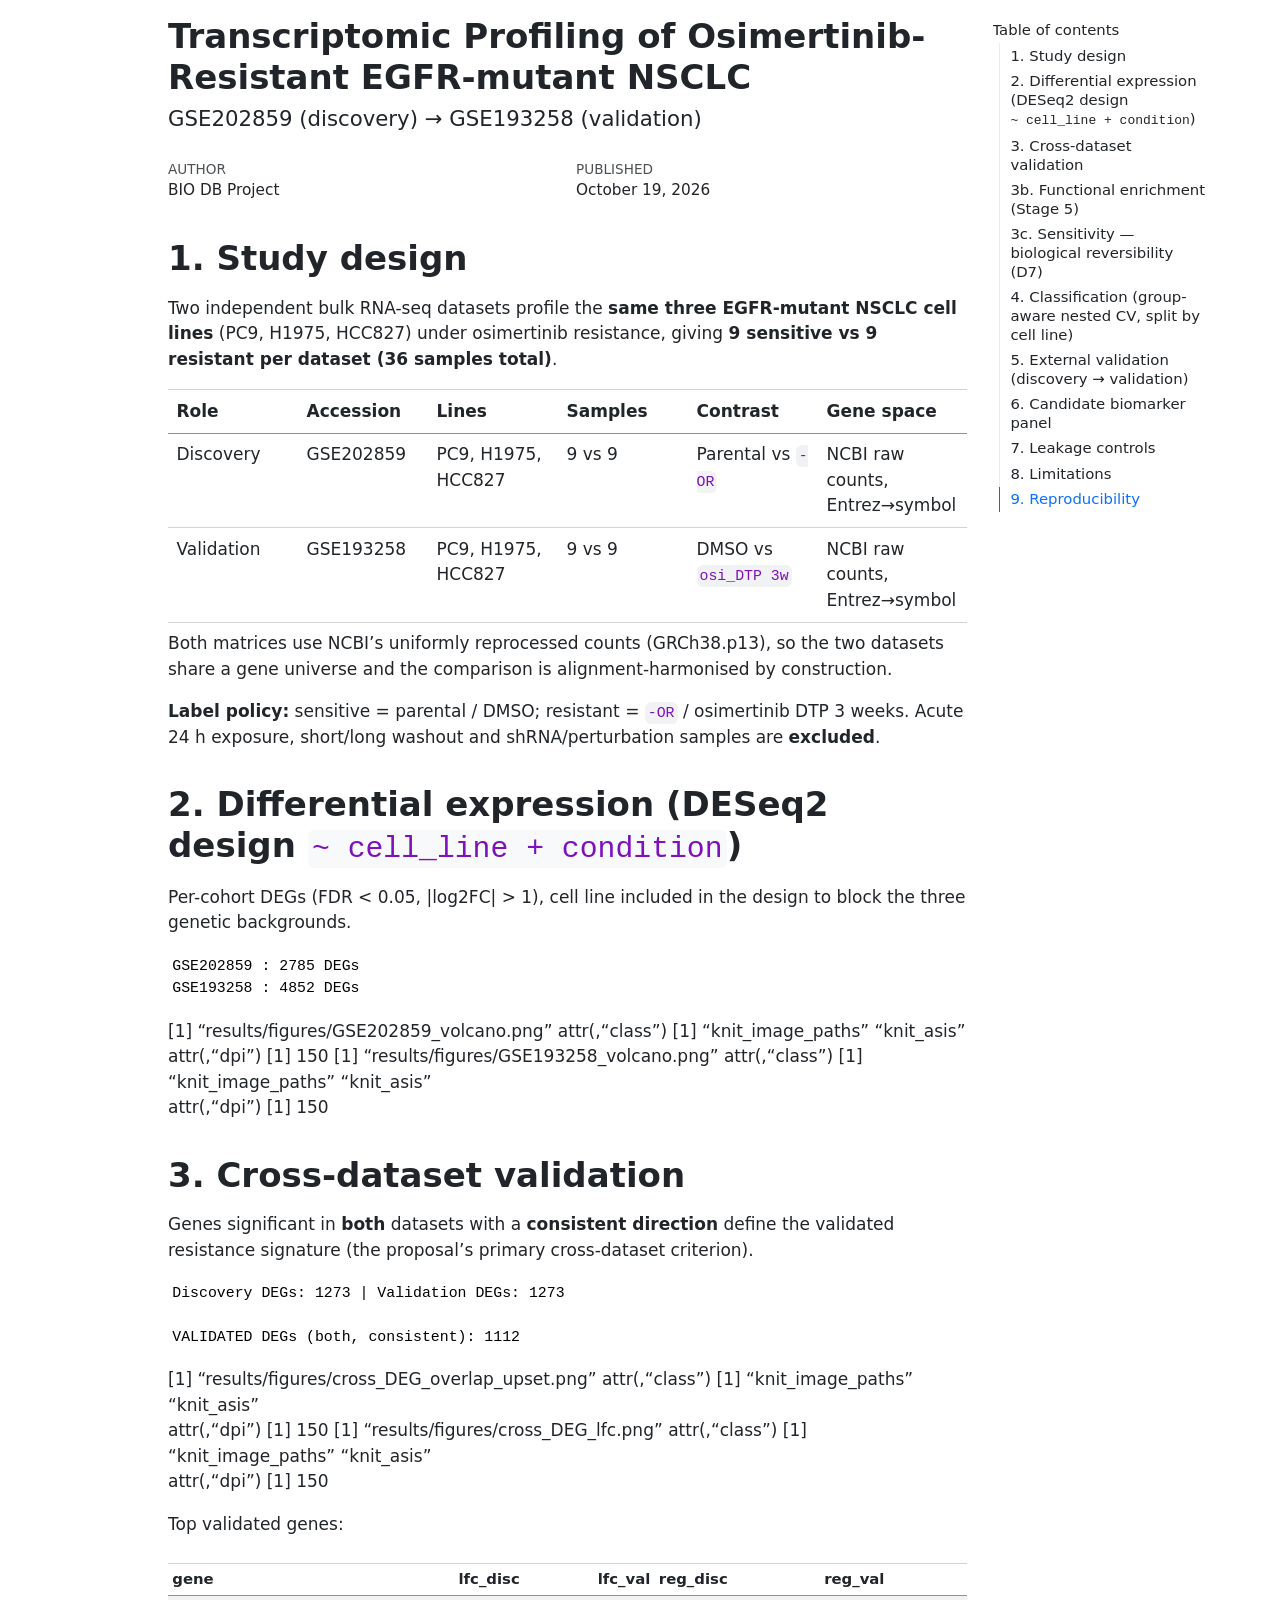
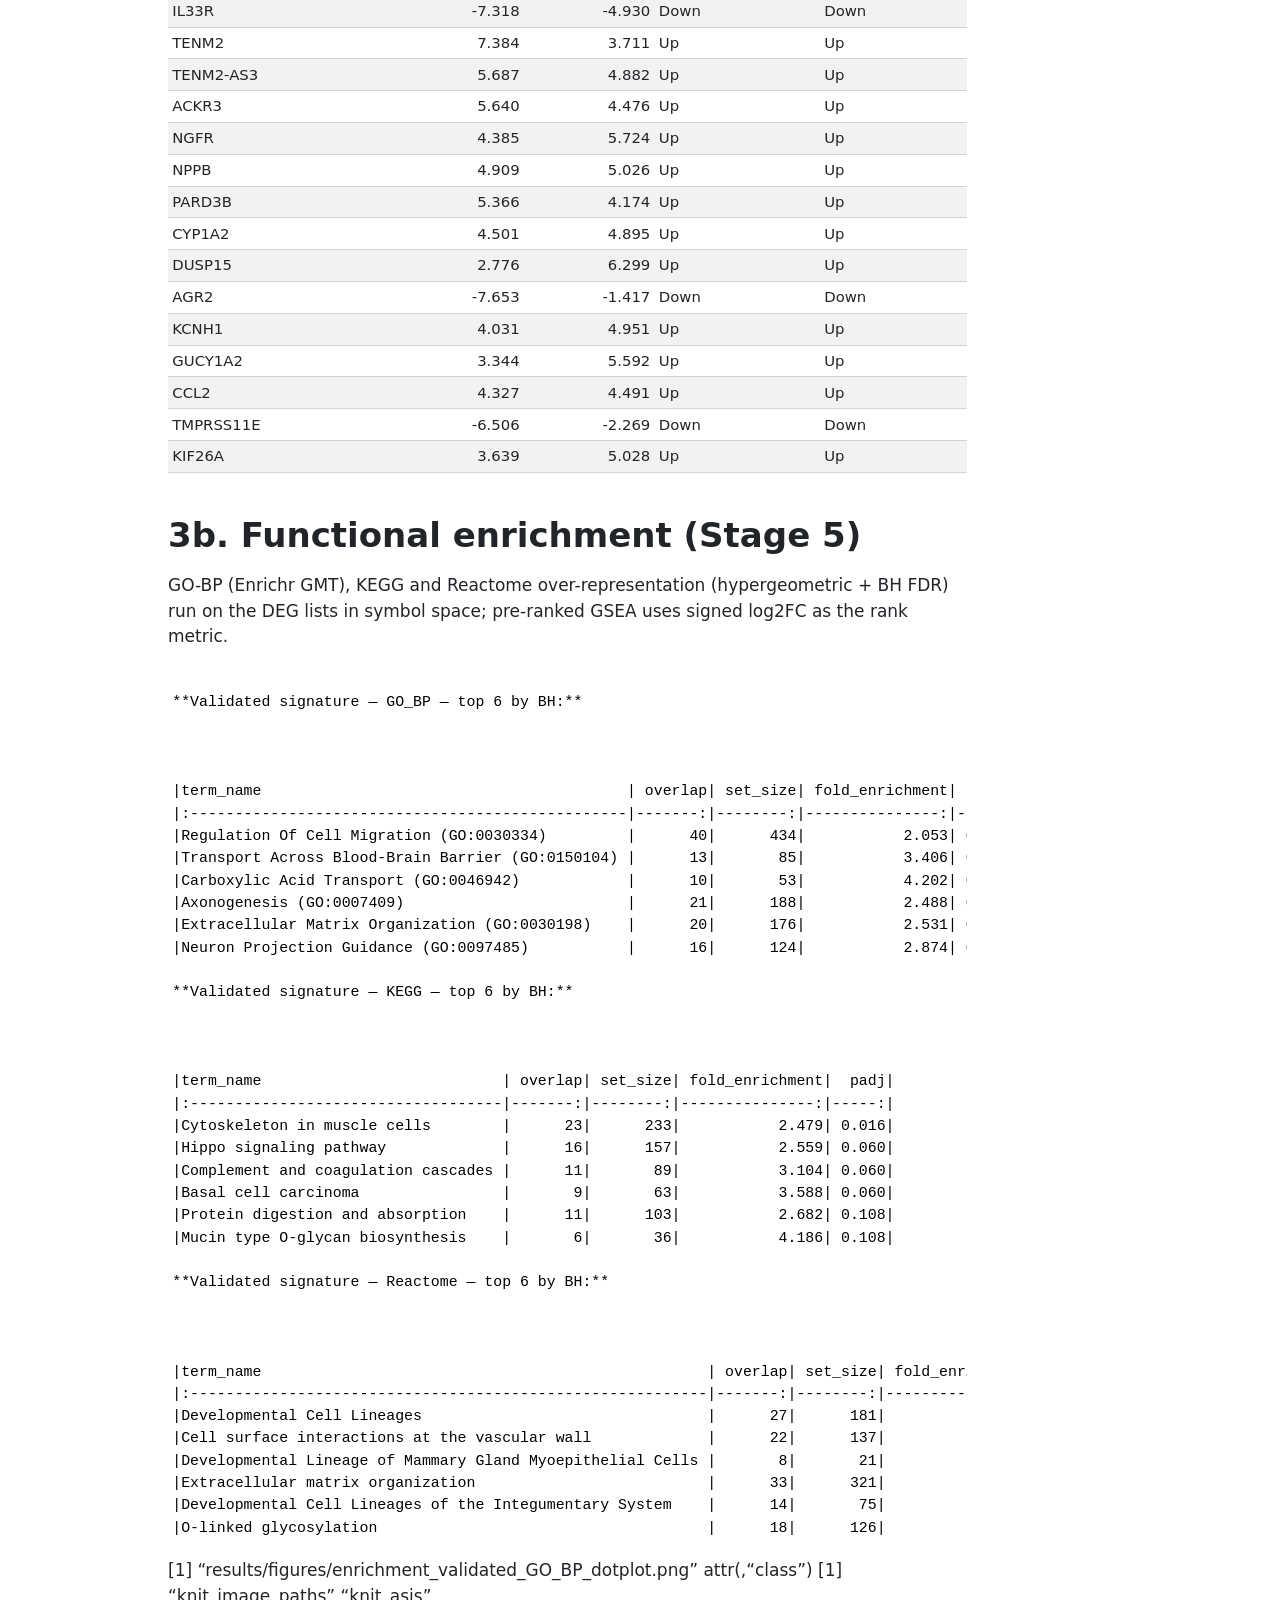
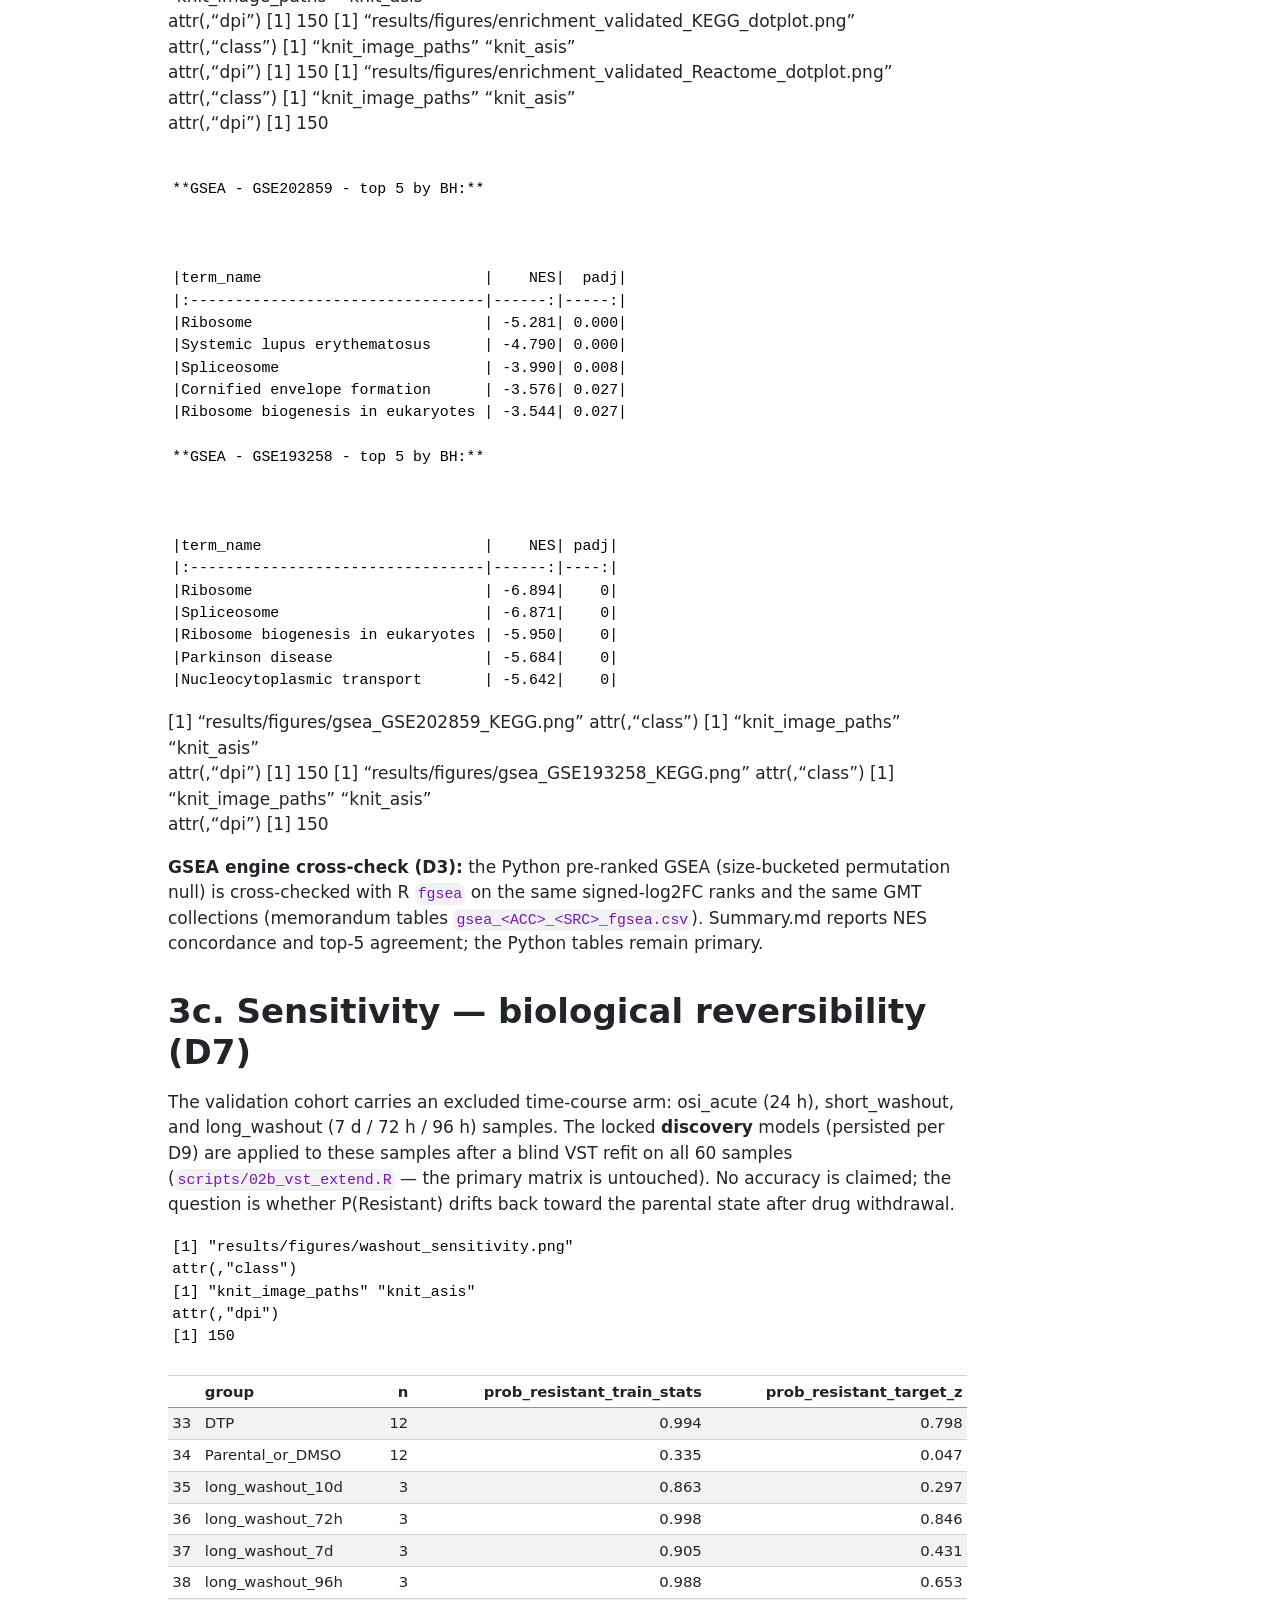
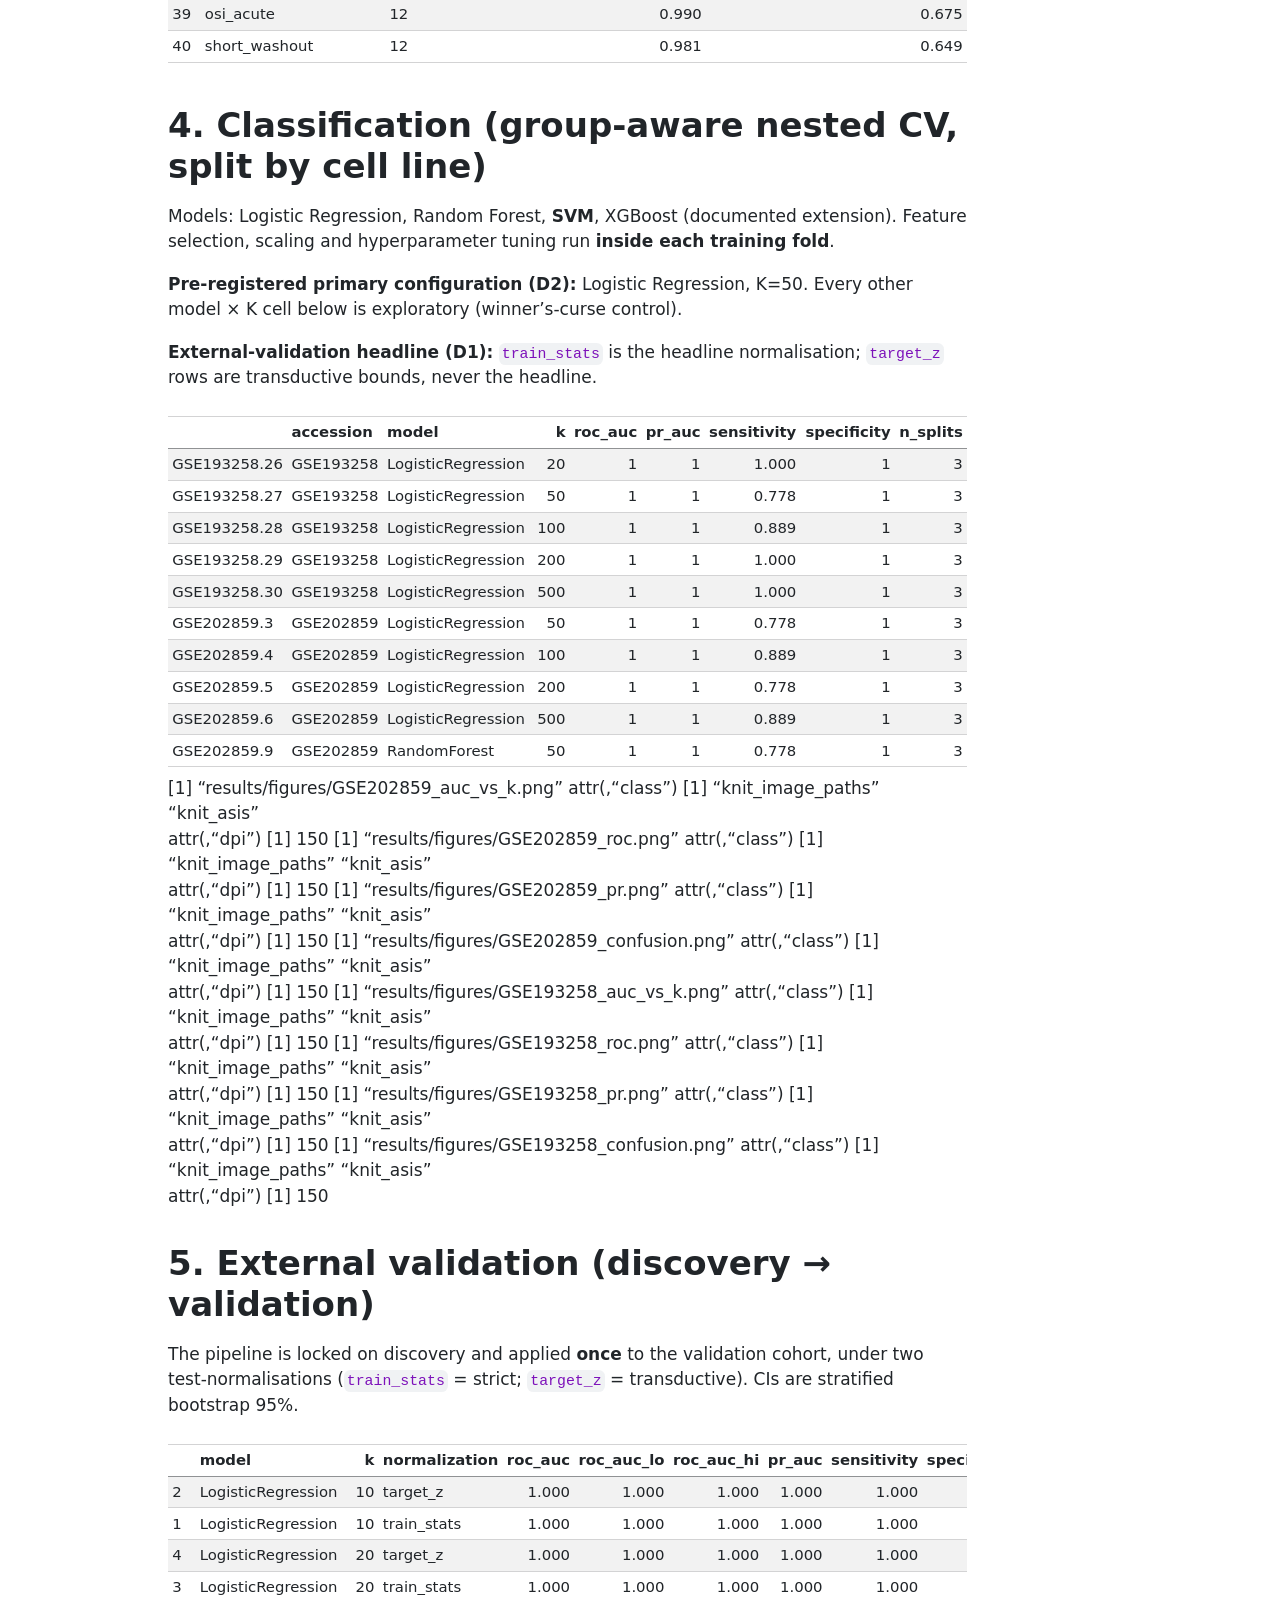
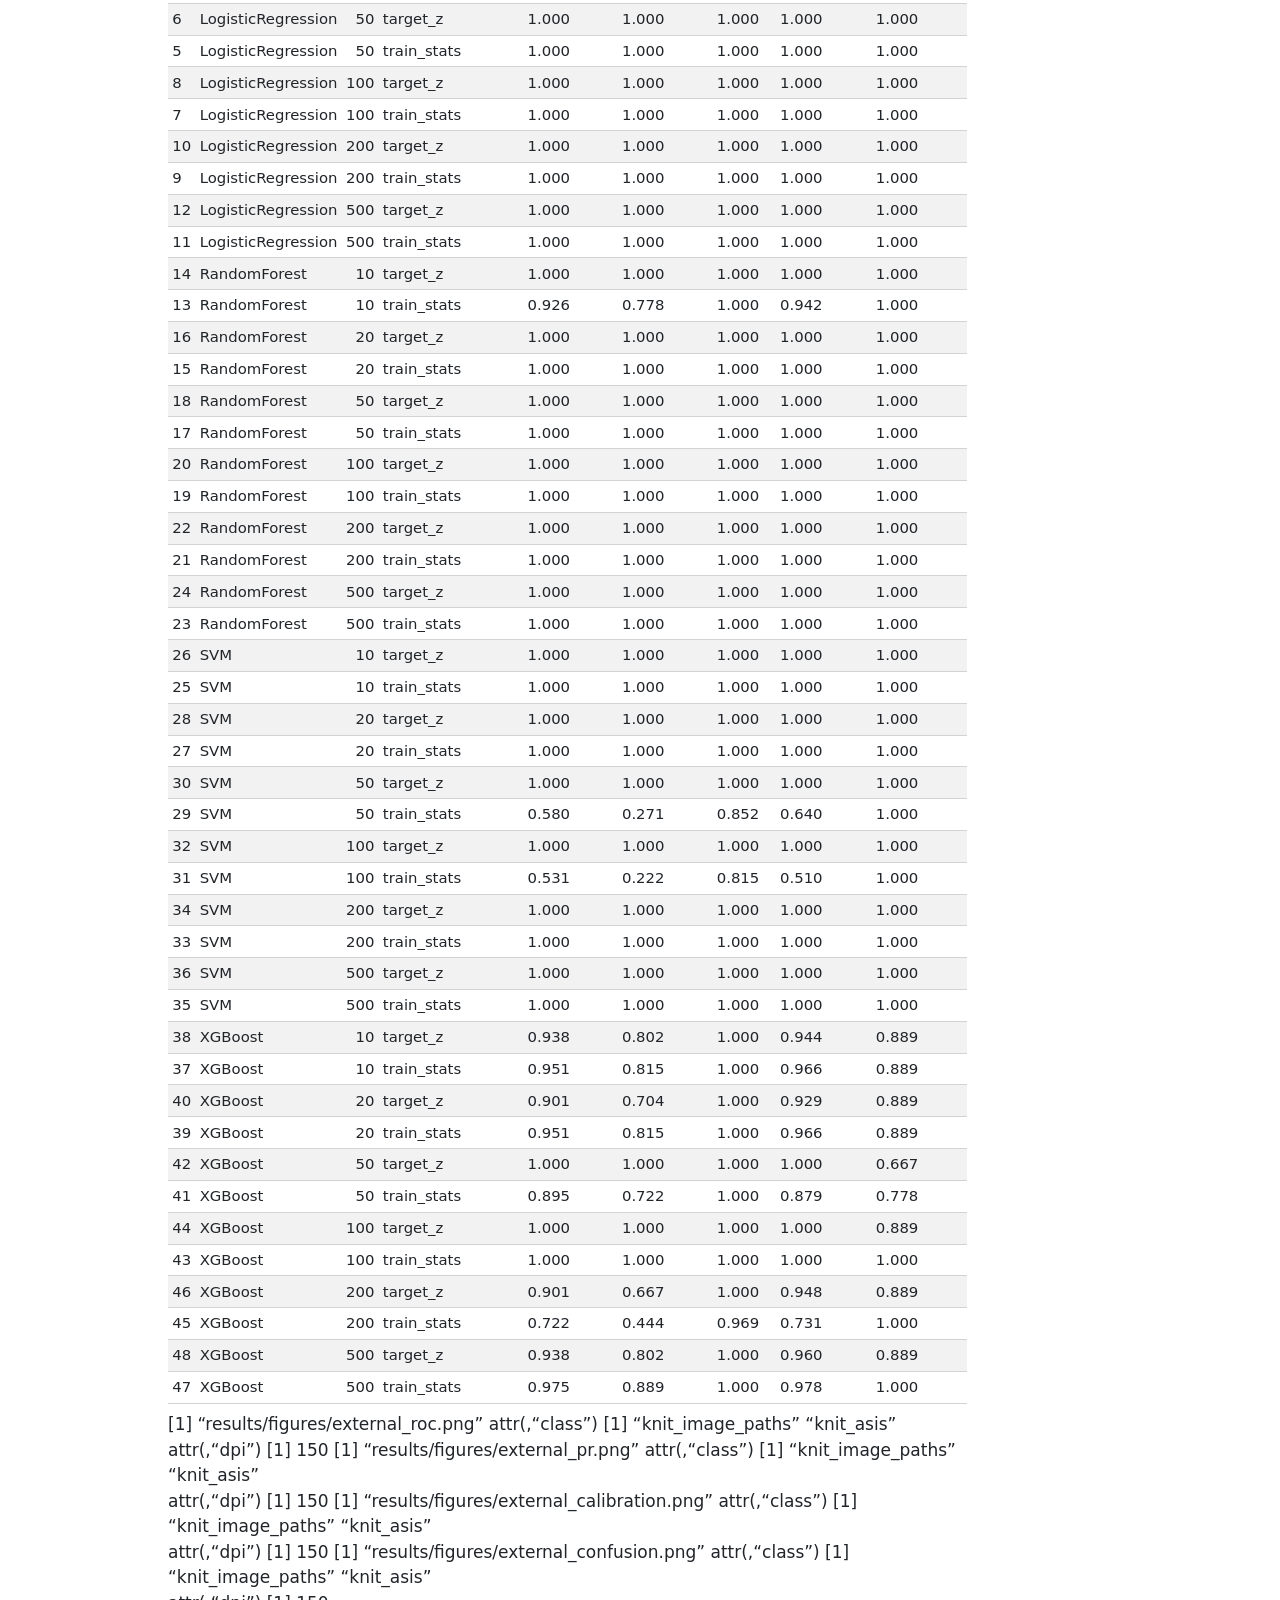
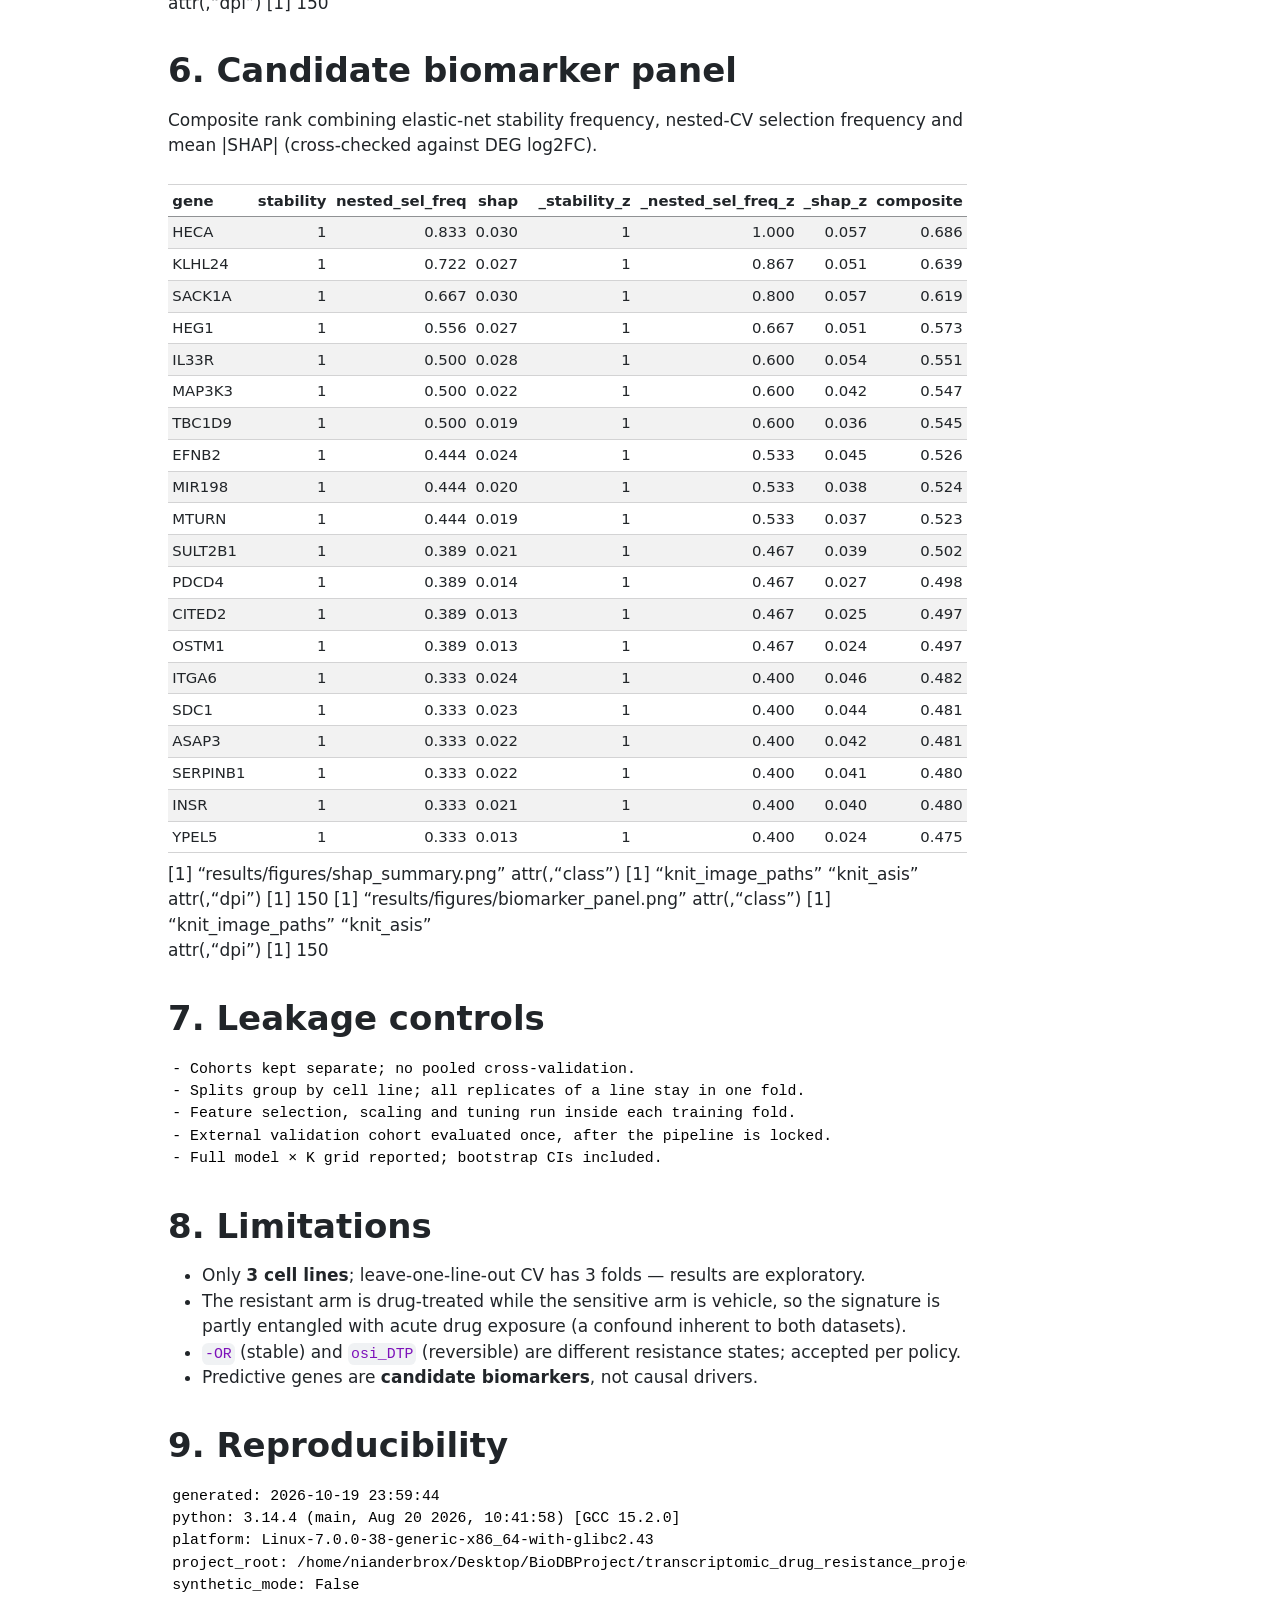
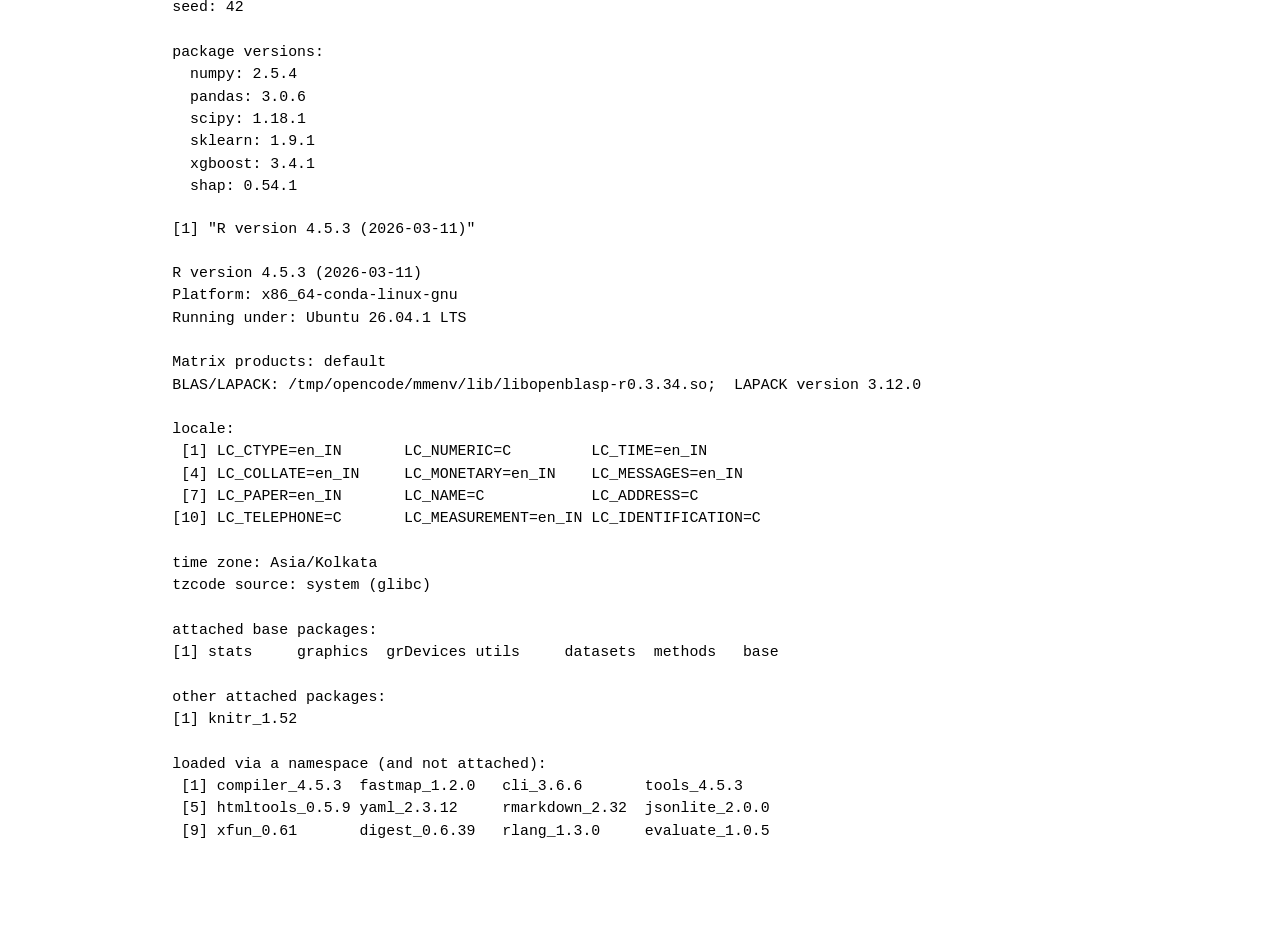
<file: transcriptomic_drug_resistance_project_updated/report.html>
<!DOCTYPE html>
<html xmlns="http://www.w3.org/1999/xhtml" lang="en" xml:lang="en"><head>

<meta charset="utf-8">
<meta name="generator" content="quarto-1.10.19">

<meta name="viewport" content="width=device-width, initial-scale=1.0, user-scalable=yes">

<meta name="author" content="BIO DB Project">
<meta name="dcterms.date" content="2026-10-19">

<title>Transcriptomic Profiling of Osimertinib-Resistant EGFR-mutant NSCLC</title>
<style>
/* Default styles provided by pandoc.
** See https://pandoc.org/MANUAL.html#variables-for-html for config info.
*/
span.smallcaps{font-variant: small-caps;}
div.columns{display: flex; gap: 1.5em;}
div.column{flex: auto;}
@media screen {
div.columns{gap: min(4vw, 1.5em);}
div.column{overflow-x: auto;}
}
div.hanging-indent{margin-left: 1.5em; text-indent: -1.5em;}
ul.task-list{list-style: none;}
ul.task-list li input[type="checkbox"] {
  width: 0.8em;
  margin: 0 0.8em 0.2em -1em; /* quarto-specific, see https://github.com/quarto-dev/quarto-cli/issues/4556 */ 
  vertical-align: middle;
}
</style>


<script src="report_files/libs/clipboard/clipboard.min.js"></script>
<script src="report_files/libs/quarto-html/quarto.js" type="module"></script>
<script src="report_files/libs/quarto-html/tabsets/tabsets.js" type="module"></script>
<script src="report_files/libs/quarto-html/popper.min.js"></script>
<script src="report_files/libs/quarto-html/tippy.umd.min.js"></script>
<script src="report_files/libs/quarto-html/anchor.min.js"></script>
<link href="report_files/libs/quarto-html/tippy.css" rel="stylesheet">
<link href="report_files/libs/quarto-html/quarto-syntax-highlighting-bf27225e3a48a9273f3daa8f8e829971.css" rel="stylesheet" id="quarto-text-highlighting-styles">
<script src="report_files/libs/bootstrap/bootstrap.min.js"></script>
<link href="report_files/libs/bootstrap/bootstrap-icons.css" rel="stylesheet">
<link href="report_files/libs/bootstrap/bootstrap-54b705f66d5b6731fa2459390535a6ba.min.css" rel="stylesheet" append-hash="true" id="quarto-bootstrap" data-mode="light">


</head>

<body class="quarto-light">

<div id="quarto-content" class="page-columns page-rows-contents page-layout-article">
<div id="quarto-margin-sidebar" class="sidebar margin-sidebar">
  <nav id="TOC" role="doc-toc" class="toc-active">
    <h2 id="toc-title">Table of contents</h2>
   
  <ul>
  <li><a href="#study-design" id="toc-study-design" class="nav-link active" data-scroll-target="#study-design">1. Study design</a></li>
  <li><a href="#differential-expression-deseq2-design-cell_line-condition" id="toc-differential-expression-deseq2-design-cell_line-condition" class="nav-link" data-scroll-target="#differential-expression-deseq2-design-cell_line-condition">2. Differential expression (DESeq2 design <code>~ cell_line + condition</code>)</a></li>
  <li><a href="#cross-dataset-validation" id="toc-cross-dataset-validation" class="nav-link" data-scroll-target="#cross-dataset-validation">3. Cross-dataset validation</a></li>
  <li><a href="#b.-functional-enrichment-stage-5" id="toc-b.-functional-enrichment-stage-5" class="nav-link" data-scroll-target="#b.-functional-enrichment-stage-5">3b. Functional enrichment (Stage 5)</a></li>
  <li><a href="#c.-sensitivity-biological-reversibility-d7" id="toc-c.-sensitivity-biological-reversibility-d7" class="nav-link" data-scroll-target="#c.-sensitivity-biological-reversibility-d7">3c. Sensitivity — biological reversibility (D7)</a></li>
  <li><a href="#classification-group-aware-nested-cv-split-by-cell-line" id="toc-classification-group-aware-nested-cv-split-by-cell-line" class="nav-link" data-scroll-target="#classification-group-aware-nested-cv-split-by-cell-line">4. Classification (group-aware nested CV, split by cell line)</a></li>
  <li><a href="#external-validation-discovery-validation" id="toc-external-validation-discovery-validation" class="nav-link" data-scroll-target="#external-validation-discovery-validation">5. External validation (discovery → validation)</a></li>
  <li><a href="#candidate-biomarker-panel" id="toc-candidate-biomarker-panel" class="nav-link" data-scroll-target="#candidate-biomarker-panel">6. Candidate biomarker panel</a></li>
  <li><a href="#leakage-controls" id="toc-leakage-controls" class="nav-link" data-scroll-target="#leakage-controls">7. Leakage controls</a></li>
  <li><a href="#limitations" id="toc-limitations" class="nav-link" data-scroll-target="#limitations">8. Limitations</a></li>
  <li><a href="#reproducibility" id="toc-reproducibility" class="nav-link" data-scroll-target="#reproducibility">9. Reproducibility</a></li>
  </ul>
</nav>
</div>
<main class="content" id="quarto-document-content">

<header id="title-block-header" class="quarto-title-block default">
<div class="quarto-title">
<h1 class="title">Transcriptomic Profiling of Osimertinib-Resistant EGFR-mutant NSCLC</h1>
<p class="subtitle lead">GSE202859 (discovery) → GSE193258 (validation)</p>
</div>



<div class="quarto-title-meta">

    <div>
    <div class="quarto-title-meta-heading">Author</div>
    <div class="quarto-title-meta-contents">
             <p>BIO DB Project </p>
          </div>
  </div>
    
    <div>
    <div class="quarto-title-meta-heading">Published</div>
    <div class="quarto-title-meta-contents">
      <p class="date">October 19, 2026</p>
    </div>
  </div>
  
    
  </div>
  


</header>


<section id="study-design" class="level1">
<h1>1. Study design</h1>
<p>Two independent bulk RNA-seq datasets profile the <strong>same three EGFR-mutant NSCLC cell lines</strong> (PC9, H1975, HCC827) under osimertinib resistance, giving <strong>9 sensitive vs 9 resistant per dataset (36 samples total)</strong>.</p>
<table class="caption-top table">
<colgroup>
<col style="width: 16%">
<col style="width: 16%">
<col style="width: 16%">
<col style="width: 16%">
<col style="width: 16%">
<col style="width: 16%">
</colgroup>
<thead>
<tr class="header">
<th>Role</th>
<th>Accession</th>
<th>Lines</th>
<th>Samples</th>
<th>Contrast</th>
<th>Gene space</th>
</tr>
</thead>
<tbody>
<tr class="odd">
<td>Discovery</td>
<td>GSE202859</td>
<td>PC9, H1975, HCC827</td>
<td>9 vs 9</td>
<td>Parental vs <code>-OR</code></td>
<td>NCBI raw counts, Entrez→symbol</td>
</tr>
<tr class="even">
<td>Validation</td>
<td>GSE193258</td>
<td>PC9, H1975, HCC827</td>
<td>9 vs 9</td>
<td>DMSO vs <code>osi_DTP 3w</code></td>
<td>NCBI raw counts, Entrez→symbol</td>
</tr>
</tbody>
</table>
<p>Both matrices use NCBI’s uniformly reprocessed counts (GRCh38.p13), so the two datasets share a gene universe and the comparison is alignment-harmonised by construction.</p>
<p><strong>Label policy:</strong> sensitive = parental / DMSO; resistant = <code>-OR</code> / osimertinib DTP 3 weeks. Acute 24 h exposure, short/long washout and shRNA/perturbation samples are <strong>excluded</strong>.</p>
</section>
<section id="differential-expression-deseq2-design-cell_line-condition" class="level1">
<h1>2. Differential expression (DESeq2 design <code>~ cell_line + condition</code>)</h1>
<p>Per-cohort DEGs (FDR &lt; 0.05, |log2FC| &gt; 1), cell line included in the design to block the three genetic backgrounds.</p>
<div class="cell" data-layout-align="center">
<div class="cell-output cell-output-stdout">
<pre><code>GSE202859 : 2785 DEGs
GSE193258 : 4852 DEGs</code></pre>
</div>
</div>
<div class="cell" data-layout-align="center">
<p>[1] “results/figures/GSE202859_volcano.png” attr(,“class”) [1] “knit_image_paths” “knit_asis”<br>
attr(,“dpi”) [1] 150 [1] “results/figures/GSE193258_volcano.png” attr(,“class”) [1] “knit_image_paths” “knit_asis”<br>
attr(,“dpi”) [1] 150</p>
</div>
</section>
<section id="cross-dataset-validation" class="level1">
<h1>3. Cross-dataset validation</h1>
<p>Genes significant in <strong>both</strong> datasets with a <strong>consistent direction</strong> define the validated resistance signature (the proposal’s primary cross-dataset criterion).</p>
<div class="cell" data-layout-align="center">
<div class="cell-output cell-output-stdout">
<pre><code>Discovery DEGs: 1273 | Validation DEGs: 1273 </code></pre>
</div>
<div class="cell-output cell-output-stdout">
<pre><code>VALIDATED DEGs (both, consistent): 1112 </code></pre>
</div>
</div>
<div class="cell" data-layout-align="center">
<p>[1] “results/figures/cross_DEG_overlap_upset.png” attr(,“class”) [1] “knit_image_paths” “knit_asis”<br>
attr(,“dpi”) [1] 150 [1] “results/figures/cross_DEG_lfc.png” attr(,“class”) [1] “knit_image_paths” “knit_asis”<br>
attr(,“dpi”) [1] 150</p>
</div>
<p>Top validated genes:</p>
<div class="cell" data-layout-align="center">
<div class="cell-output-display">
<table class="caption-top table table-sm table-striped small">
<thead>
<tr class="header">
<th style="text-align: left;">gene</th>
<th style="text-align: right;">lfc_disc</th>
<th style="text-align: right;">lfc_val</th>
<th style="text-align: left;">reg_disc</th>
<th style="text-align: left;">reg_val</th>
</tr>
</thead>
<tbody>
<tr class="odd">
<td style="text-align: left;">IL33R</td>
<td style="text-align: right;">-7.318</td>
<td style="text-align: right;">-4.930</td>
<td style="text-align: left;">Down</td>
<td style="text-align: left;">Down</td>
</tr>
<tr class="even">
<td style="text-align: left;">TENM2</td>
<td style="text-align: right;">7.384</td>
<td style="text-align: right;">3.711</td>
<td style="text-align: left;">Up</td>
<td style="text-align: left;">Up</td>
</tr>
<tr class="odd">
<td style="text-align: left;">TENM2-AS3</td>
<td style="text-align: right;">5.687</td>
<td style="text-align: right;">4.882</td>
<td style="text-align: left;">Up</td>
<td style="text-align: left;">Up</td>
</tr>
<tr class="even">
<td style="text-align: left;">ACKR3</td>
<td style="text-align: right;">5.640</td>
<td style="text-align: right;">4.476</td>
<td style="text-align: left;">Up</td>
<td style="text-align: left;">Up</td>
</tr>
<tr class="odd">
<td style="text-align: left;">NGFR</td>
<td style="text-align: right;">4.385</td>
<td style="text-align: right;">5.724</td>
<td style="text-align: left;">Up</td>
<td style="text-align: left;">Up</td>
</tr>
<tr class="even">
<td style="text-align: left;">NPPB</td>
<td style="text-align: right;">4.909</td>
<td style="text-align: right;">5.026</td>
<td style="text-align: left;">Up</td>
<td style="text-align: left;">Up</td>
</tr>
<tr class="odd">
<td style="text-align: left;">PARD3B</td>
<td style="text-align: right;">5.366</td>
<td style="text-align: right;">4.174</td>
<td style="text-align: left;">Up</td>
<td style="text-align: left;">Up</td>
</tr>
<tr class="even">
<td style="text-align: left;">CYP1A2</td>
<td style="text-align: right;">4.501</td>
<td style="text-align: right;">4.895</td>
<td style="text-align: left;">Up</td>
<td style="text-align: left;">Up</td>
</tr>
<tr class="odd">
<td style="text-align: left;">DUSP15</td>
<td style="text-align: right;">2.776</td>
<td style="text-align: right;">6.299</td>
<td style="text-align: left;">Up</td>
<td style="text-align: left;">Up</td>
</tr>
<tr class="even">
<td style="text-align: left;">AGR2</td>
<td style="text-align: right;">-7.653</td>
<td style="text-align: right;">-1.417</td>
<td style="text-align: left;">Down</td>
<td style="text-align: left;">Down</td>
</tr>
<tr class="odd">
<td style="text-align: left;">KCNH1</td>
<td style="text-align: right;">4.031</td>
<td style="text-align: right;">4.951</td>
<td style="text-align: left;">Up</td>
<td style="text-align: left;">Up</td>
</tr>
<tr class="even">
<td style="text-align: left;">GUCY1A2</td>
<td style="text-align: right;">3.344</td>
<td style="text-align: right;">5.592</td>
<td style="text-align: left;">Up</td>
<td style="text-align: left;">Up</td>
</tr>
<tr class="odd">
<td style="text-align: left;">CCL2</td>
<td style="text-align: right;">4.327</td>
<td style="text-align: right;">4.491</td>
<td style="text-align: left;">Up</td>
<td style="text-align: left;">Up</td>
</tr>
<tr class="even">
<td style="text-align: left;">TMPRSS11E</td>
<td style="text-align: right;">-6.506</td>
<td style="text-align: right;">-2.269</td>
<td style="text-align: left;">Down</td>
<td style="text-align: left;">Down</td>
</tr>
<tr class="odd">
<td style="text-align: left;">KIF26A</td>
<td style="text-align: right;">3.639</td>
<td style="text-align: right;">5.028</td>
<td style="text-align: left;">Up</td>
<td style="text-align: left;">Up</td>
</tr>
</tbody>
</table>
</div>
</div>
</section>
<section id="b.-functional-enrichment-stage-5" class="level1">
<h1>3b. Functional enrichment (Stage 5)</h1>
<p>GO-BP (Enrichr GMT), KEGG and Reactome over-representation (hypergeometric + BH FDR) run on the DEG lists in symbol space; pre-ranked GSEA uses signed log2FC as the rank metric.</p>
<div class="cell" data-layout-align="center">
<div class="cell-output cell-output-stdout">
<pre><code>
**Validated signature — GO_BP — top 6 by BH:**



|term_name                                         | overlap| set_size| fold_enrichment|  padj|
|:-------------------------------------------------|-------:|--------:|---------------:|-----:|
|Regulation Of Cell Migration (GO:0030334)         |      40|      434|           2.053| 0.026|
|Transport Across Blood-Brain Barrier (GO:0150104) |      13|       85|           3.406| 0.044|
|Carboxylic Acid Transport (GO:0046942)            |      10|       53|           4.202| 0.044|
|Axonogenesis (GO:0007409)                         |      21|      188|           2.488| 0.044|
|Extracellular Matrix Organization (GO:0030198)    |      20|      176|           2.531| 0.044|
|Neuron Projection Guidance (GO:0097485)           |      16|      124|           2.874| 0.044|

**Validated signature — KEGG — top 6 by BH:**



|term_name                           | overlap| set_size| fold_enrichment|  padj|
|:-----------------------------------|-------:|--------:|---------------:|-----:|
|Cytoskeleton in muscle cells        |      23|      233|           2.479| 0.016|
|Hippo signaling pathway             |      16|      157|           2.559| 0.060|
|Complement and coagulation cascades |      11|       89|           3.104| 0.060|
|Basal cell carcinoma                |       9|       63|           3.588| 0.060|
|Protein digestion and absorption    |      11|      103|           2.682| 0.108|
|Mucin type O-glycan biosynthesis    |       6|       36|           4.186| 0.108|

**Validated signature — Reactome — top 6 by BH:**



|term_name                                                  | overlap| set_size| fold_enrichment|  padj|
|:----------------------------------------------------------|-------:|--------:|---------------:|-----:|
|Developmental Cell Lineages                                |      27|      181|           3.564| 0.000|
|Cell surface interactions at the vascular wall             |      22|      137|           3.836| 0.000|
|Developmental Lineage of Mammary Gland Myoepithelial Cells |       8|       21|           9.101| 0.000|
|Extracellular matrix organization                          |      33|      321|           2.456| 0.000|
|Developmental Cell Lineages of the Integumentary System    |      14|       75|           4.460| 0.000|
|O-linked glycosylation                                     |      18|      126|           3.413| 0.001|</code></pre>
</div>
</div>
<div class="cell" data-layout-align="center">
<p>[1] “results/figures/enrichment_validated_GO_BP_dotplot.png” attr(,“class”) [1] “knit_image_paths” “knit_asis”<br>
attr(,“dpi”) [1] 150 [1] “results/figures/enrichment_validated_KEGG_dotplot.png” attr(,“class”) [1] “knit_image_paths” “knit_asis”<br>
attr(,“dpi”) [1] 150 [1] “results/figures/enrichment_validated_Reactome_dotplot.png” attr(,“class”) [1] “knit_image_paths” “knit_asis”<br>
attr(,“dpi”) [1] 150</p>
</div>
<div class="cell" data-layout-align="center">
<div class="cell-output cell-output-stdout">
<pre><code>
**GSEA - GSE202859 - top 5 by BH:**



|term_name                         |    NES|  padj|
|:---------------------------------|------:|-----:|
|Ribosome                          | -5.281| 0.000|
|Systemic lupus erythematosus      | -4.790| 0.000|
|Spliceosome                       | -3.990| 0.008|
|Cornified envelope formation      | -3.576| 0.027|
|Ribosome biogenesis in eukaryotes | -3.544| 0.027|

**GSEA - GSE193258 - top 5 by BH:**



|term_name                         |    NES| padj|
|:---------------------------------|------:|----:|
|Ribosome                          | -6.894|    0|
|Spliceosome                       | -6.871|    0|
|Ribosome biogenesis in eukaryotes | -5.950|    0|
|Parkinson disease                 | -5.684|    0|
|Nucleocytoplasmic transport       | -5.642|    0|</code></pre>
</div>
</div>
<div class="cell" data-layout-align="center">
<p>[1] “results/figures/gsea_GSE202859_KEGG.png” attr(,“class”) [1] “knit_image_paths” “knit_asis”<br>
attr(,“dpi”) [1] 150 [1] “results/figures/gsea_GSE193258_KEGG.png” attr(,“class”) [1] “knit_image_paths” “knit_asis”<br>
attr(,“dpi”) [1] 150</p>
</div>
<p><strong>GSEA engine cross-check (D3):</strong> the Python pre-ranked GSEA (size-bucketed permutation null) is cross-checked with R <code>fgsea</code> on the same signed-log2FC ranks and the same GMT collections (memorandum tables <code>gsea_&lt;ACC&gt;_&lt;SRC&gt;_fgsea.csv</code>). Summary.md reports NES concordance and top-5 agreement; the Python tables remain primary.</p>
</section>
<section id="c.-sensitivity-biological-reversibility-d7" class="level1">
<h1>3c. Sensitivity — biological reversibility (D7)</h1>
<p>The validation cohort carries an excluded time-course arm: osi_acute (24 h), short_washout, and long_washout (7 d / 72 h / 96 h) samples. The locked <strong>discovery</strong> models (persisted per D9) are applied to these samples after a blind VST refit on all 60 samples (<code>scripts/02b_vst_extend.R</code> — the primary matrix is untouched). No accuracy is claimed; the question is whether P(Resistant) drifts back toward the parental state after drug withdrawal.</p>
<div class="cell" data-layout-align="center">
<div class="cell-output cell-output-stdout">
<pre><code>[1] "results/figures/washout_sensitivity.png"
attr(,"class")
[1] "knit_image_paths" "knit_asis"       
attr(,"dpi")
[1] 150</code></pre>
</div>
</div>
<div class="cell" data-layout-align="center">
<div class="cell-output-display">
<table class="caption-top table table-sm table-striped small">
<colgroup>
<col style="width: 4%">
<col style="width: 22%">
<col style="width: 4%">
<col style="width: 36%">
<col style="width: 32%">
</colgroup>
<thead>
<tr class="header">
<th style="text-align: left;"></th>
<th style="text-align: left;">group</th>
<th style="text-align: right;">n</th>
<th style="text-align: right;">prob_resistant_train_stats</th>
<th style="text-align: right;">prob_resistant_target_z</th>
</tr>
</thead>
<tbody>
<tr class="odd">
<td style="text-align: left;">33</td>
<td style="text-align: left;">DTP</td>
<td style="text-align: right;">12</td>
<td style="text-align: right;">0.994</td>
<td style="text-align: right;">0.798</td>
</tr>
<tr class="even">
<td style="text-align: left;">34</td>
<td style="text-align: left;">Parental_or_DMSO</td>
<td style="text-align: right;">12</td>
<td style="text-align: right;">0.335</td>
<td style="text-align: right;">0.047</td>
</tr>
<tr class="odd">
<td style="text-align: left;">35</td>
<td style="text-align: left;">long_washout_10d</td>
<td style="text-align: right;">3</td>
<td style="text-align: right;">0.863</td>
<td style="text-align: right;">0.297</td>
</tr>
<tr class="even">
<td style="text-align: left;">36</td>
<td style="text-align: left;">long_washout_72h</td>
<td style="text-align: right;">3</td>
<td style="text-align: right;">0.998</td>
<td style="text-align: right;">0.846</td>
</tr>
<tr class="odd">
<td style="text-align: left;">37</td>
<td style="text-align: left;">long_washout_7d</td>
<td style="text-align: right;">3</td>
<td style="text-align: right;">0.905</td>
<td style="text-align: right;">0.431</td>
</tr>
<tr class="even">
<td style="text-align: left;">38</td>
<td style="text-align: left;">long_washout_96h</td>
<td style="text-align: right;">3</td>
<td style="text-align: right;">0.988</td>
<td style="text-align: right;">0.653</td>
</tr>
<tr class="odd">
<td style="text-align: left;">39</td>
<td style="text-align: left;">osi_acute</td>
<td style="text-align: right;">12</td>
<td style="text-align: right;">0.990</td>
<td style="text-align: right;">0.675</td>
</tr>
<tr class="even">
<td style="text-align: left;">40</td>
<td style="text-align: left;">short_washout</td>
<td style="text-align: right;">12</td>
<td style="text-align: right;">0.981</td>
<td style="text-align: right;">0.649</td>
</tr>
</tbody>
</table>
</div>
</div>
</section>
<section id="classification-group-aware-nested-cv-split-by-cell-line" class="level1">
<h1>4. Classification (group-aware nested CV, split by cell line)</h1>
<p>Models: Logistic Regression, Random Forest, <strong>SVM</strong>, XGBoost (documented extension). Feature selection, scaling and hyperparameter tuning run <strong>inside each training fold</strong>.</p>
<p><strong>Pre-registered primary configuration (D2):</strong> Logistic Regression, K=50. Every other model × K cell below is exploratory (winner’s-curse control).</p>
<p><strong>External-validation headline (D1):</strong> <code>train_stats</code> is the headline normalisation; <code>target_z</code> rows are transductive bounds, never the headline.</p>
<div class="cell" data-layout-align="center">
<div class="cell-output-display">
<table class="caption-top table table-sm table-striped small">
<colgroup>
<col style="width: 13%">
<col style="width: 10%">
<col style="width: 20%">
<col style="width: 4%">
<col style="width: 8%">
<col style="width: 7%">
<col style="width: 12%">
<col style="width: 12%">
<col style="width: 9%">
</colgroup>
<thead>
<tr class="header">
<th style="text-align: left;"></th>
<th style="text-align: left;">accession</th>
<th style="text-align: left;">model</th>
<th style="text-align: right;">k</th>
<th style="text-align: right;">roc_auc</th>
<th style="text-align: right;">pr_auc</th>
<th style="text-align: right;">sensitivity</th>
<th style="text-align: right;">specificity</th>
<th style="text-align: right;">n_splits</th>
</tr>
</thead>
<tbody>
<tr class="odd">
<td style="text-align: left;">GSE193258.26</td>
<td style="text-align: left;">GSE193258</td>
<td style="text-align: left;">LogisticRegression</td>
<td style="text-align: right;">20</td>
<td style="text-align: right;">1</td>
<td style="text-align: right;">1</td>
<td style="text-align: right;">1.000</td>
<td style="text-align: right;">1</td>
<td style="text-align: right;">3</td>
</tr>
<tr class="even">
<td style="text-align: left;">GSE193258.27</td>
<td style="text-align: left;">GSE193258</td>
<td style="text-align: left;">LogisticRegression</td>
<td style="text-align: right;">50</td>
<td style="text-align: right;">1</td>
<td style="text-align: right;">1</td>
<td style="text-align: right;">0.778</td>
<td style="text-align: right;">1</td>
<td style="text-align: right;">3</td>
</tr>
<tr class="odd">
<td style="text-align: left;">GSE193258.28</td>
<td style="text-align: left;">GSE193258</td>
<td style="text-align: left;">LogisticRegression</td>
<td style="text-align: right;">100</td>
<td style="text-align: right;">1</td>
<td style="text-align: right;">1</td>
<td style="text-align: right;">0.889</td>
<td style="text-align: right;">1</td>
<td style="text-align: right;">3</td>
</tr>
<tr class="even">
<td style="text-align: left;">GSE193258.29</td>
<td style="text-align: left;">GSE193258</td>
<td style="text-align: left;">LogisticRegression</td>
<td style="text-align: right;">200</td>
<td style="text-align: right;">1</td>
<td style="text-align: right;">1</td>
<td style="text-align: right;">1.000</td>
<td style="text-align: right;">1</td>
<td style="text-align: right;">3</td>
</tr>
<tr class="odd">
<td style="text-align: left;">GSE193258.30</td>
<td style="text-align: left;">GSE193258</td>
<td style="text-align: left;">LogisticRegression</td>
<td style="text-align: right;">500</td>
<td style="text-align: right;">1</td>
<td style="text-align: right;">1</td>
<td style="text-align: right;">1.000</td>
<td style="text-align: right;">1</td>
<td style="text-align: right;">3</td>
</tr>
<tr class="even">
<td style="text-align: left;">GSE202859.3</td>
<td style="text-align: left;">GSE202859</td>
<td style="text-align: left;">LogisticRegression</td>
<td style="text-align: right;">50</td>
<td style="text-align: right;">1</td>
<td style="text-align: right;">1</td>
<td style="text-align: right;">0.778</td>
<td style="text-align: right;">1</td>
<td style="text-align: right;">3</td>
</tr>
<tr class="odd">
<td style="text-align: left;">GSE202859.4</td>
<td style="text-align: left;">GSE202859</td>
<td style="text-align: left;">LogisticRegression</td>
<td style="text-align: right;">100</td>
<td style="text-align: right;">1</td>
<td style="text-align: right;">1</td>
<td style="text-align: right;">0.889</td>
<td style="text-align: right;">1</td>
<td style="text-align: right;">3</td>
</tr>
<tr class="even">
<td style="text-align: left;">GSE202859.5</td>
<td style="text-align: left;">GSE202859</td>
<td style="text-align: left;">LogisticRegression</td>
<td style="text-align: right;">200</td>
<td style="text-align: right;">1</td>
<td style="text-align: right;">1</td>
<td style="text-align: right;">0.778</td>
<td style="text-align: right;">1</td>
<td style="text-align: right;">3</td>
</tr>
<tr class="odd">
<td style="text-align: left;">GSE202859.6</td>
<td style="text-align: left;">GSE202859</td>
<td style="text-align: left;">LogisticRegression</td>
<td style="text-align: right;">500</td>
<td style="text-align: right;">1</td>
<td style="text-align: right;">1</td>
<td style="text-align: right;">0.889</td>
<td style="text-align: right;">1</td>
<td style="text-align: right;">3</td>
</tr>
<tr class="even">
<td style="text-align: left;">GSE202859.9</td>
<td style="text-align: left;">GSE202859</td>
<td style="text-align: left;">RandomForest</td>
<td style="text-align: right;">50</td>
<td style="text-align: right;">1</td>
<td style="text-align: right;">1</td>
<td style="text-align: right;">0.778</td>
<td style="text-align: right;">1</td>
<td style="text-align: right;">3</td>
</tr>
</tbody>
</table>
</div>
</div>
<div class="cell" data-layout-align="center">
<p>[1] “results/figures/GSE202859_auc_vs_k.png” attr(,“class”) [1] “knit_image_paths” “knit_asis”<br>
attr(,“dpi”) [1] 150 [1] “results/figures/GSE202859_roc.png” attr(,“class”) [1] “knit_image_paths” “knit_asis”<br>
attr(,“dpi”) [1] 150 [1] “results/figures/GSE202859_pr.png” attr(,“class”) [1] “knit_image_paths” “knit_asis”<br>
attr(,“dpi”) [1] 150 [1] “results/figures/GSE202859_confusion.png” attr(,“class”) [1] “knit_image_paths” “knit_asis”<br>
attr(,“dpi”) [1] 150 [1] “results/figures/GSE193258_auc_vs_k.png” attr(,“class”) [1] “knit_image_paths” “knit_asis”<br>
attr(,“dpi”) [1] 150 [1] “results/figures/GSE193258_roc.png” attr(,“class”) [1] “knit_image_paths” “knit_asis”<br>
attr(,“dpi”) [1] 150 [1] “results/figures/GSE193258_pr.png” attr(,“class”) [1] “knit_image_paths” “knit_asis”<br>
attr(,“dpi”) [1] 150 [1] “results/figures/GSE193258_confusion.png” attr(,“class”) [1] “knit_image_paths” “knit_asis”<br>
attr(,“dpi”) [1] 150</p>
</div>
</section>
<section id="external-validation-discovery-validation" class="level1">
<h1>5. External validation (discovery → validation)</h1>
<p>The pipeline is locked on discovery and applied <strong>once</strong> to the validation cohort, under two test-normalisations (<code>train_stats</code> = strict; <code>target_z</code> = transductive). CIs are stratified bootstrap 95%.</p>
<div class="cell" data-layout-align="center">
<div class="cell-output-display">
<table class="caption-top table table-sm table-striped small">
<colgroup>
<col style="width: 2%">
<col style="width: 16%">
<col style="width: 3%">
<col style="width: 12%">
<col style="width: 7%">
<col style="width: 9%">
<col style="width: 9%">
<col style="width: 6%">
<col style="width: 10%">
<col style="width: 10%">
<col style="width: 5%">
<col style="width: 5%">
</colgroup>
<thead>
<tr class="header">
<th style="text-align: left;"></th>
<th style="text-align: left;">model</th>
<th style="text-align: right;">k</th>
<th style="text-align: left;">normalization</th>
<th style="text-align: right;">roc_auc</th>
<th style="text-align: right;">roc_auc_lo</th>
<th style="text-align: right;">roc_auc_hi</th>
<th style="text-align: right;">pr_auc</th>
<th style="text-align: right;">sensitivity</th>
<th style="text-align: right;">specificity</th>
<th style="text-align: right;">f1</th>
<th style="text-align: right;">brier</th>
</tr>
</thead>
<tbody>
<tr class="odd">
<td style="text-align: left;">2</td>
<td style="text-align: left;">LogisticRegression</td>
<td style="text-align: right;">10</td>
<td style="text-align: left;">target_z</td>
<td style="text-align: right;">1.000</td>
<td style="text-align: right;">1.000</td>
<td style="text-align: right;">1.000</td>
<td style="text-align: right;">1.000</td>
<td style="text-align: right;">1.000</td>
<td style="text-align: right;">1.000</td>
<td style="text-align: right;">1.000</td>
<td style="text-align: right;">0.020</td>
</tr>
<tr class="even">
<td style="text-align: left;">1</td>
<td style="text-align: left;">LogisticRegression</td>
<td style="text-align: right;">10</td>
<td style="text-align: left;">train_stats</td>
<td style="text-align: right;">1.000</td>
<td style="text-align: right;">1.000</td>
<td style="text-align: right;">1.000</td>
<td style="text-align: right;">1.000</td>
<td style="text-align: right;">1.000</td>
<td style="text-align: right;">0.222</td>
<td style="text-align: right;">0.720</td>
<td style="text-align: right;">0.246</td>
</tr>
<tr class="odd">
<td style="text-align: left;">4</td>
<td style="text-align: left;">LogisticRegression</td>
<td style="text-align: right;">20</td>
<td style="text-align: left;">target_z</td>
<td style="text-align: right;">1.000</td>
<td style="text-align: right;">1.000</td>
<td style="text-align: right;">1.000</td>
<td style="text-align: right;">1.000</td>
<td style="text-align: right;">1.000</td>
<td style="text-align: right;">1.000</td>
<td style="text-align: right;">1.000</td>
<td style="text-align: right;">0.018</td>
</tr>
<tr class="even">
<td style="text-align: left;">3</td>
<td style="text-align: left;">LogisticRegression</td>
<td style="text-align: right;">20</td>
<td style="text-align: left;">train_stats</td>
<td style="text-align: right;">1.000</td>
<td style="text-align: right;">1.000</td>
<td style="text-align: right;">1.000</td>
<td style="text-align: right;">1.000</td>
<td style="text-align: right;">1.000</td>
<td style="text-align: right;">0.444</td>
<td style="text-align: right;">0.783</td>
<td style="text-align: right;">0.180</td>
</tr>
<tr class="odd">
<td style="text-align: left;">6</td>
<td style="text-align: left;">LogisticRegression</td>
<td style="text-align: right;">50</td>
<td style="text-align: left;">target_z</td>
<td style="text-align: right;">1.000</td>
<td style="text-align: right;">1.000</td>
<td style="text-align: right;">1.000</td>
<td style="text-align: right;">1.000</td>
<td style="text-align: right;">1.000</td>
<td style="text-align: right;">1.000</td>
<td style="text-align: right;">1.000</td>
<td style="text-align: right;">0.012</td>
</tr>
<tr class="even">
<td style="text-align: left;">5</td>
<td style="text-align: left;">LogisticRegression</td>
<td style="text-align: right;">50</td>
<td style="text-align: left;">train_stats</td>
<td style="text-align: right;">1.000</td>
<td style="text-align: right;">1.000</td>
<td style="text-align: right;">1.000</td>
<td style="text-align: right;">1.000</td>
<td style="text-align: right;">1.000</td>
<td style="text-align: right;">0.444</td>
<td style="text-align: right;">0.783</td>
<td style="text-align: right;">0.132</td>
</tr>
<tr class="odd">
<td style="text-align: left;">8</td>
<td style="text-align: left;">LogisticRegression</td>
<td style="text-align: right;">100</td>
<td style="text-align: left;">target_z</td>
<td style="text-align: right;">1.000</td>
<td style="text-align: right;">1.000</td>
<td style="text-align: right;">1.000</td>
<td style="text-align: right;">1.000</td>
<td style="text-align: right;">1.000</td>
<td style="text-align: right;">1.000</td>
<td style="text-align: right;">1.000</td>
<td style="text-align: right;">0.013</td>
</tr>
<tr class="even">
<td style="text-align: left;">7</td>
<td style="text-align: left;">LogisticRegression</td>
<td style="text-align: right;">100</td>
<td style="text-align: left;">train_stats</td>
<td style="text-align: right;">1.000</td>
<td style="text-align: right;">1.000</td>
<td style="text-align: right;">1.000</td>
<td style="text-align: right;">1.000</td>
<td style="text-align: right;">1.000</td>
<td style="text-align: right;">0.556</td>
<td style="text-align: right;">0.818</td>
<td style="text-align: right;">0.109</td>
</tr>
<tr class="odd">
<td style="text-align: left;">10</td>
<td style="text-align: left;">LogisticRegression</td>
<td style="text-align: right;">200</td>
<td style="text-align: left;">target_z</td>
<td style="text-align: right;">1.000</td>
<td style="text-align: right;">1.000</td>
<td style="text-align: right;">1.000</td>
<td style="text-align: right;">1.000</td>
<td style="text-align: right;">1.000</td>
<td style="text-align: right;">1.000</td>
<td style="text-align: right;">1.000</td>
<td style="text-align: right;">0.012</td>
</tr>
<tr class="even">
<td style="text-align: left;">9</td>
<td style="text-align: left;">LogisticRegression</td>
<td style="text-align: right;">200</td>
<td style="text-align: left;">train_stats</td>
<td style="text-align: right;">1.000</td>
<td style="text-align: right;">1.000</td>
<td style="text-align: right;">1.000</td>
<td style="text-align: right;">1.000</td>
<td style="text-align: right;">1.000</td>
<td style="text-align: right;">0.889</td>
<td style="text-align: right;">0.947</td>
<td style="text-align: right;">0.052</td>
</tr>
<tr class="odd">
<td style="text-align: left;">12</td>
<td style="text-align: left;">LogisticRegression</td>
<td style="text-align: right;">500</td>
<td style="text-align: left;">target_z</td>
<td style="text-align: right;">1.000</td>
<td style="text-align: right;">1.000</td>
<td style="text-align: right;">1.000</td>
<td style="text-align: right;">1.000</td>
<td style="text-align: right;">1.000</td>
<td style="text-align: right;">1.000</td>
<td style="text-align: right;">1.000</td>
<td style="text-align: right;">0.014</td>
</tr>
<tr class="even">
<td style="text-align: left;">11</td>
<td style="text-align: left;">LogisticRegression</td>
<td style="text-align: right;">500</td>
<td style="text-align: left;">train_stats</td>
<td style="text-align: right;">1.000</td>
<td style="text-align: right;">1.000</td>
<td style="text-align: right;">1.000</td>
<td style="text-align: right;">1.000</td>
<td style="text-align: right;">1.000</td>
<td style="text-align: right;">0.778</td>
<td style="text-align: right;">0.900</td>
<td style="text-align: right;">0.067</td>
</tr>
<tr class="odd">
<td style="text-align: left;">14</td>
<td style="text-align: left;">RandomForest</td>
<td style="text-align: right;">10</td>
<td style="text-align: left;">target_z</td>
<td style="text-align: right;">1.000</td>
<td style="text-align: right;">1.000</td>
<td style="text-align: right;">1.000</td>
<td style="text-align: right;">1.000</td>
<td style="text-align: right;">1.000</td>
<td style="text-align: right;">1.000</td>
<td style="text-align: right;">1.000</td>
<td style="text-align: right;">0.053</td>
</tr>
<tr class="even">
<td style="text-align: left;">13</td>
<td style="text-align: left;">RandomForest</td>
<td style="text-align: right;">10</td>
<td style="text-align: left;">train_stats</td>
<td style="text-align: right;">0.926</td>
<td style="text-align: right;">0.778</td>
<td style="text-align: right;">1.000</td>
<td style="text-align: right;">0.942</td>
<td style="text-align: right;">1.000</td>
<td style="text-align: right;">0.333</td>
<td style="text-align: right;">0.750</td>
<td style="text-align: right;">0.191</td>
</tr>
<tr class="odd">
<td style="text-align: left;">16</td>
<td style="text-align: left;">RandomForest</td>
<td style="text-align: right;">20</td>
<td style="text-align: left;">target_z</td>
<td style="text-align: right;">1.000</td>
<td style="text-align: right;">1.000</td>
<td style="text-align: right;">1.000</td>
<td style="text-align: right;">1.000</td>
<td style="text-align: right;">1.000</td>
<td style="text-align: right;">1.000</td>
<td style="text-align: right;">1.000</td>
<td style="text-align: right;">0.039</td>
</tr>
<tr class="even">
<td style="text-align: left;">15</td>
<td style="text-align: left;">RandomForest</td>
<td style="text-align: right;">20</td>
<td style="text-align: left;">train_stats</td>
<td style="text-align: right;">1.000</td>
<td style="text-align: right;">1.000</td>
<td style="text-align: right;">1.000</td>
<td style="text-align: right;">1.000</td>
<td style="text-align: right;">1.000</td>
<td style="text-align: right;">0.222</td>
<td style="text-align: right;">0.720</td>
<td style="text-align: right;">0.180</td>
</tr>
<tr class="odd">
<td style="text-align: left;">18</td>
<td style="text-align: left;">RandomForest</td>
<td style="text-align: right;">50</td>
<td style="text-align: left;">target_z</td>
<td style="text-align: right;">1.000</td>
<td style="text-align: right;">1.000</td>
<td style="text-align: right;">1.000</td>
<td style="text-align: right;">1.000</td>
<td style="text-align: right;">1.000</td>
<td style="text-align: right;">1.000</td>
<td style="text-align: right;">1.000</td>
<td style="text-align: right;">0.047</td>
</tr>
<tr class="even">
<td style="text-align: left;">17</td>
<td style="text-align: left;">RandomForest</td>
<td style="text-align: right;">50</td>
<td style="text-align: left;">train_stats</td>
<td style="text-align: right;">1.000</td>
<td style="text-align: right;">1.000</td>
<td style="text-align: right;">1.000</td>
<td style="text-align: right;">1.000</td>
<td style="text-align: right;">1.000</td>
<td style="text-align: right;">0.556</td>
<td style="text-align: right;">0.818</td>
<td style="text-align: right;">0.126</td>
</tr>
<tr class="odd">
<td style="text-align: left;">20</td>
<td style="text-align: left;">RandomForest</td>
<td style="text-align: right;">100</td>
<td style="text-align: left;">target_z</td>
<td style="text-align: right;">1.000</td>
<td style="text-align: right;">1.000</td>
<td style="text-align: right;">1.000</td>
<td style="text-align: right;">1.000</td>
<td style="text-align: right;">1.000</td>
<td style="text-align: right;">1.000</td>
<td style="text-align: right;">1.000</td>
<td style="text-align: right;">0.046</td>
</tr>
<tr class="even">
<td style="text-align: left;">19</td>
<td style="text-align: left;">RandomForest</td>
<td style="text-align: right;">100</td>
<td style="text-align: left;">train_stats</td>
<td style="text-align: right;">1.000</td>
<td style="text-align: right;">1.000</td>
<td style="text-align: right;">1.000</td>
<td style="text-align: right;">1.000</td>
<td style="text-align: right;">1.000</td>
<td style="text-align: right;">0.222</td>
<td style="text-align: right;">0.720</td>
<td style="text-align: right;">0.172</td>
</tr>
<tr class="odd">
<td style="text-align: left;">22</td>
<td style="text-align: left;">RandomForest</td>
<td style="text-align: right;">200</td>
<td style="text-align: left;">target_z</td>
<td style="text-align: right;">1.000</td>
<td style="text-align: right;">1.000</td>
<td style="text-align: right;">1.000</td>
<td style="text-align: right;">1.000</td>
<td style="text-align: right;">1.000</td>
<td style="text-align: right;">1.000</td>
<td style="text-align: right;">1.000</td>
<td style="text-align: right;">0.054</td>
</tr>
<tr class="even">
<td style="text-align: left;">21</td>
<td style="text-align: left;">RandomForest</td>
<td style="text-align: right;">200</td>
<td style="text-align: left;">train_stats</td>
<td style="text-align: right;">1.000</td>
<td style="text-align: right;">1.000</td>
<td style="text-align: right;">1.000</td>
<td style="text-align: right;">1.000</td>
<td style="text-align: right;">1.000</td>
<td style="text-align: right;">0.556</td>
<td style="text-align: right;">0.818</td>
<td style="text-align: right;">0.144</td>
</tr>
<tr class="odd">
<td style="text-align: left;">24</td>
<td style="text-align: left;">RandomForest</td>
<td style="text-align: right;">500</td>
<td style="text-align: left;">target_z</td>
<td style="text-align: right;">1.000</td>
<td style="text-align: right;">1.000</td>
<td style="text-align: right;">1.000</td>
<td style="text-align: right;">1.000</td>
<td style="text-align: right;">1.000</td>
<td style="text-align: right;">1.000</td>
<td style="text-align: right;">1.000</td>
<td style="text-align: right;">0.071</td>
</tr>
<tr class="even">
<td style="text-align: left;">23</td>
<td style="text-align: left;">RandomForest</td>
<td style="text-align: right;">500</td>
<td style="text-align: left;">train_stats</td>
<td style="text-align: right;">1.000</td>
<td style="text-align: right;">1.000</td>
<td style="text-align: right;">1.000</td>
<td style="text-align: right;">1.000</td>
<td style="text-align: right;">1.000</td>
<td style="text-align: right;">0.444</td>
<td style="text-align: right;">0.783</td>
<td style="text-align: right;">0.142</td>
</tr>
<tr class="odd">
<td style="text-align: left;">26</td>
<td style="text-align: left;">SVM</td>
<td style="text-align: right;">10</td>
<td style="text-align: left;">target_z</td>
<td style="text-align: right;">1.000</td>
<td style="text-align: right;">1.000</td>
<td style="text-align: right;">1.000</td>
<td style="text-align: right;">1.000</td>
<td style="text-align: right;">1.000</td>
<td style="text-align: right;">1.000</td>
<td style="text-align: right;">1.000</td>
<td style="text-align: right;">0.209</td>
</tr>
<tr class="even">
<td style="text-align: left;">25</td>
<td style="text-align: left;">SVM</td>
<td style="text-align: right;">10</td>
<td style="text-align: left;">train_stats</td>
<td style="text-align: right;">1.000</td>
<td style="text-align: right;">1.000</td>
<td style="text-align: right;">1.000</td>
<td style="text-align: right;">1.000</td>
<td style="text-align: right;">1.000</td>
<td style="text-align: right;">0.222</td>
<td style="text-align: right;">0.720</td>
<td style="text-align: right;">0.225</td>
</tr>
<tr class="odd">
<td style="text-align: left;">28</td>
<td style="text-align: left;">SVM</td>
<td style="text-align: right;">20</td>
<td style="text-align: left;">target_z</td>
<td style="text-align: right;">1.000</td>
<td style="text-align: right;">1.000</td>
<td style="text-align: right;">1.000</td>
<td style="text-align: right;">1.000</td>
<td style="text-align: right;">1.000</td>
<td style="text-align: right;">1.000</td>
<td style="text-align: right;">1.000</td>
<td style="text-align: right;">0.185</td>
</tr>
<tr class="even">
<td style="text-align: left;">27</td>
<td style="text-align: left;">SVM</td>
<td style="text-align: right;">20</td>
<td style="text-align: left;">train_stats</td>
<td style="text-align: right;">1.000</td>
<td style="text-align: right;">1.000</td>
<td style="text-align: right;">1.000</td>
<td style="text-align: right;">1.000</td>
<td style="text-align: right;">1.000</td>
<td style="text-align: right;">0.444</td>
<td style="text-align: right;">0.783</td>
<td style="text-align: right;">0.220</td>
</tr>
<tr class="odd">
<td style="text-align: left;">30</td>
<td style="text-align: left;">SVM</td>
<td style="text-align: right;">50</td>
<td style="text-align: left;">target_z</td>
<td style="text-align: right;">1.000</td>
<td style="text-align: right;">1.000</td>
<td style="text-align: right;">1.000</td>
<td style="text-align: right;">1.000</td>
<td style="text-align: right;">1.000</td>
<td style="text-align: right;">1.000</td>
<td style="text-align: right;">1.000</td>
<td style="text-align: right;">0.164</td>
</tr>
<tr class="even">
<td style="text-align: left;">29</td>
<td style="text-align: left;">SVM</td>
<td style="text-align: right;">50</td>
<td style="text-align: left;">train_stats</td>
<td style="text-align: right;">0.580</td>
<td style="text-align: right;">0.271</td>
<td style="text-align: right;">0.852</td>
<td style="text-align: right;">0.640</td>
<td style="text-align: right;">1.000</td>
<td style="text-align: right;">0.444</td>
<td style="text-align: right;">0.783</td>
<td style="text-align: right;">0.248</td>
</tr>
<tr class="odd">
<td style="text-align: left;">32</td>
<td style="text-align: left;">SVM</td>
<td style="text-align: right;">100</td>
<td style="text-align: left;">target_z</td>
<td style="text-align: right;">1.000</td>
<td style="text-align: right;">1.000</td>
<td style="text-align: right;">1.000</td>
<td style="text-align: right;">1.000</td>
<td style="text-align: right;">1.000</td>
<td style="text-align: right;">1.000</td>
<td style="text-align: right;">1.000</td>
<td style="text-align: right;">0.172</td>
</tr>
<tr class="even">
<td style="text-align: left;">31</td>
<td style="text-align: left;">SVM</td>
<td style="text-align: right;">100</td>
<td style="text-align: left;">train_stats</td>
<td style="text-align: right;">0.531</td>
<td style="text-align: right;">0.222</td>
<td style="text-align: right;">0.815</td>
<td style="text-align: right;">0.510</td>
<td style="text-align: right;">1.000</td>
<td style="text-align: right;">0.111</td>
<td style="text-align: right;">0.692</td>
<td style="text-align: right;">0.250</td>
</tr>
<tr class="odd">
<td style="text-align: left;">34</td>
<td style="text-align: left;">SVM</td>
<td style="text-align: right;">200</td>
<td style="text-align: left;">target_z</td>
<td style="text-align: right;">1.000</td>
<td style="text-align: right;">1.000</td>
<td style="text-align: right;">1.000</td>
<td style="text-align: right;">1.000</td>
<td style="text-align: right;">1.000</td>
<td style="text-align: right;">1.000</td>
<td style="text-align: right;">1.000</td>
<td style="text-align: right;">0.182</td>
</tr>
<tr class="even">
<td style="text-align: left;">33</td>
<td style="text-align: left;">SVM</td>
<td style="text-align: right;">200</td>
<td style="text-align: left;">train_stats</td>
<td style="text-align: right;">1.000</td>
<td style="text-align: right;">1.000</td>
<td style="text-align: right;">1.000</td>
<td style="text-align: right;">1.000</td>
<td style="text-align: right;">1.000</td>
<td style="text-align: right;">0.000</td>
<td style="text-align: right;">0.667</td>
<td style="text-align: right;">0.250</td>
</tr>
<tr class="odd">
<td style="text-align: left;">36</td>
<td style="text-align: left;">SVM</td>
<td style="text-align: right;">500</td>
<td style="text-align: left;">target_z</td>
<td style="text-align: right;">1.000</td>
<td style="text-align: right;">1.000</td>
<td style="text-align: right;">1.000</td>
<td style="text-align: right;">1.000</td>
<td style="text-align: right;">1.000</td>
<td style="text-align: right;">1.000</td>
<td style="text-align: right;">1.000</td>
<td style="text-align: right;">0.195</td>
</tr>
<tr class="even">
<td style="text-align: left;">35</td>
<td style="text-align: left;">SVM</td>
<td style="text-align: right;">500</td>
<td style="text-align: left;">train_stats</td>
<td style="text-align: right;">1.000</td>
<td style="text-align: right;">1.000</td>
<td style="text-align: right;">1.000</td>
<td style="text-align: right;">1.000</td>
<td style="text-align: right;">1.000</td>
<td style="text-align: right;">0.000</td>
<td style="text-align: right;">0.667</td>
<td style="text-align: right;">0.250</td>
</tr>
<tr class="odd">
<td style="text-align: left;">38</td>
<td style="text-align: left;">XGBoost</td>
<td style="text-align: right;">10</td>
<td style="text-align: left;">target_z</td>
<td style="text-align: right;">0.938</td>
<td style="text-align: right;">0.802</td>
<td style="text-align: right;">1.000</td>
<td style="text-align: right;">0.944</td>
<td style="text-align: right;">0.889</td>
<td style="text-align: right;">0.556</td>
<td style="text-align: right;">0.762</td>
<td style="text-align: right;">0.165</td>
</tr>
<tr class="even">
<td style="text-align: left;">37</td>
<td style="text-align: left;">XGBoost</td>
<td style="text-align: right;">10</td>
<td style="text-align: left;">train_stats</td>
<td style="text-align: right;">0.951</td>
<td style="text-align: right;">0.815</td>
<td style="text-align: right;">1.000</td>
<td style="text-align: right;">0.966</td>
<td style="text-align: right;">0.889</td>
<td style="text-align: right;">0.556</td>
<td style="text-align: right;">0.762</td>
<td style="text-align: right;">0.149</td>
</tr>
<tr class="odd">
<td style="text-align: left;">40</td>
<td style="text-align: left;">XGBoost</td>
<td style="text-align: right;">20</td>
<td style="text-align: left;">target_z</td>
<td style="text-align: right;">0.901</td>
<td style="text-align: right;">0.704</td>
<td style="text-align: right;">1.000</td>
<td style="text-align: right;">0.929</td>
<td style="text-align: right;">0.889</td>
<td style="text-align: right;">0.556</td>
<td style="text-align: right;">0.762</td>
<td style="text-align: right;">0.183</td>
</tr>
<tr class="even">
<td style="text-align: left;">39</td>
<td style="text-align: left;">XGBoost</td>
<td style="text-align: right;">20</td>
<td style="text-align: left;">train_stats</td>
<td style="text-align: right;">0.951</td>
<td style="text-align: right;">0.815</td>
<td style="text-align: right;">1.000</td>
<td style="text-align: right;">0.966</td>
<td style="text-align: right;">0.889</td>
<td style="text-align: right;">0.556</td>
<td style="text-align: right;">0.762</td>
<td style="text-align: right;">0.169</td>
</tr>
<tr class="odd">
<td style="text-align: left;">42</td>
<td style="text-align: left;">XGBoost</td>
<td style="text-align: right;">50</td>
<td style="text-align: left;">target_z</td>
<td style="text-align: right;">1.000</td>
<td style="text-align: right;">1.000</td>
<td style="text-align: right;">1.000</td>
<td style="text-align: right;">1.000</td>
<td style="text-align: right;">0.667</td>
<td style="text-align: right;">1.000</td>
<td style="text-align: right;">0.800</td>
<td style="text-align: right;">0.127</td>
</tr>
<tr class="even">
<td style="text-align: left;">41</td>
<td style="text-align: left;">XGBoost</td>
<td style="text-align: right;">50</td>
<td style="text-align: left;">train_stats</td>
<td style="text-align: right;">0.895</td>
<td style="text-align: right;">0.722</td>
<td style="text-align: right;">1.000</td>
<td style="text-align: right;">0.879</td>
<td style="text-align: right;">0.778</td>
<td style="text-align: right;">0.778</td>
<td style="text-align: right;">0.778</td>
<td style="text-align: right;">0.168</td>
</tr>
<tr class="odd">
<td style="text-align: left;">44</td>
<td style="text-align: left;">XGBoost</td>
<td style="text-align: right;">100</td>
<td style="text-align: left;">target_z</td>
<td style="text-align: right;">1.000</td>
<td style="text-align: right;">1.000</td>
<td style="text-align: right;">1.000</td>
<td style="text-align: right;">1.000</td>
<td style="text-align: right;">0.889</td>
<td style="text-align: right;">1.000</td>
<td style="text-align: right;">0.941</td>
<td style="text-align: right;">0.059</td>
</tr>
<tr class="even">
<td style="text-align: left;">43</td>
<td style="text-align: left;">XGBoost</td>
<td style="text-align: right;">100</td>
<td style="text-align: left;">train_stats</td>
<td style="text-align: right;">1.000</td>
<td style="text-align: right;">1.000</td>
<td style="text-align: right;">1.000</td>
<td style="text-align: right;">1.000</td>
<td style="text-align: right;">1.000</td>
<td style="text-align: right;">0.000</td>
<td style="text-align: right;">0.667</td>
<td style="text-align: right;">0.361</td>
</tr>
<tr class="odd">
<td style="text-align: left;">46</td>
<td style="text-align: left;">XGBoost</td>
<td style="text-align: right;">200</td>
<td style="text-align: left;">target_z</td>
<td style="text-align: right;">0.901</td>
<td style="text-align: right;">0.667</td>
<td style="text-align: right;">1.000</td>
<td style="text-align: right;">0.948</td>
<td style="text-align: right;">0.889</td>
<td style="text-align: right;">1.000</td>
<td style="text-align: right;">0.941</td>
<td style="text-align: right;">0.070</td>
</tr>
<tr class="even">
<td style="text-align: left;">45</td>
<td style="text-align: left;">XGBoost</td>
<td style="text-align: right;">200</td>
<td style="text-align: left;">train_stats</td>
<td style="text-align: right;">0.722</td>
<td style="text-align: right;">0.444</td>
<td style="text-align: right;">0.969</td>
<td style="text-align: right;">0.731</td>
<td style="text-align: right;">1.000</td>
<td style="text-align: right;">0.000</td>
<td style="text-align: right;">0.667</td>
<td style="text-align: right;">0.361</td>
</tr>
<tr class="odd">
<td style="text-align: left;">48</td>
<td style="text-align: left;">XGBoost</td>
<td style="text-align: right;">500</td>
<td style="text-align: left;">target_z</td>
<td style="text-align: right;">0.938</td>
<td style="text-align: right;">0.802</td>
<td style="text-align: right;">1.000</td>
<td style="text-align: right;">0.960</td>
<td style="text-align: right;">0.889</td>
<td style="text-align: right;">1.000</td>
<td style="text-align: right;">0.941</td>
<td style="text-align: right;">0.069</td>
</tr>
<tr class="even">
<td style="text-align: left;">47</td>
<td style="text-align: left;">XGBoost</td>
<td style="text-align: right;">500</td>
<td style="text-align: left;">train_stats</td>
<td style="text-align: right;">0.975</td>
<td style="text-align: right;">0.889</td>
<td style="text-align: right;">1.000</td>
<td style="text-align: right;">0.978</td>
<td style="text-align: right;">1.000</td>
<td style="text-align: right;">0.000</td>
<td style="text-align: right;">0.667</td>
<td style="text-align: right;">0.270</td>
</tr>
</tbody>
</table>
</div>
</div>
<div class="cell" data-layout-align="center">
<p>[1] “results/figures/external_roc.png” attr(,“class”) [1] “knit_image_paths” “knit_asis”<br>
attr(,“dpi”) [1] 150 [1] “results/figures/external_pr.png” attr(,“class”) [1] “knit_image_paths” “knit_asis”<br>
attr(,“dpi”) [1] 150 [1] “results/figures/external_calibration.png” attr(,“class”) [1] “knit_image_paths” “knit_asis”<br>
attr(,“dpi”) [1] 150 [1] “results/figures/external_confusion.png” attr(,“class”) [1] “knit_image_paths” “knit_asis”<br>
attr(,“dpi”) [1] 150</p>
</div>
</section>
<section id="candidate-biomarker-panel" class="level1">
<h1>6. Candidate biomarker panel</h1>
<p>Composite rank combining elastic-net stability frequency, nested-CV selection frequency and mean |SHAP| (cross-checked against DEG log2FC).</p>
<div class="cell" data-layout-align="center">
<div class="cell-output-display">
<table class="caption-top table table-sm table-striped small">
<colgroup>
<col style="width: 9%">
<col style="width: 10%">
<col style="width: 17%">
<col style="width: 6%">
<col style="width: 14%">
<col style="width: 20%">
<col style="width: 8%">
<col style="width: 10%">
</colgroup>
<thead>
<tr class="header">
<th style="text-align: left;">gene</th>
<th style="text-align: right;">stability</th>
<th style="text-align: right;">nested_sel_freq</th>
<th style="text-align: right;">shap</th>
<th style="text-align: right;">_stability_z</th>
<th style="text-align: right;">_nested_sel_freq_z</th>
<th style="text-align: right;">_shap_z</th>
<th style="text-align: right;">composite</th>
</tr>
</thead>
<tbody>
<tr class="odd">
<td style="text-align: left;">HECA</td>
<td style="text-align: right;">1</td>
<td style="text-align: right;">0.833</td>
<td style="text-align: right;">0.030</td>
<td style="text-align: right;">1</td>
<td style="text-align: right;">1.000</td>
<td style="text-align: right;">0.057</td>
<td style="text-align: right;">0.686</td>
</tr>
<tr class="even">
<td style="text-align: left;">KLHL24</td>
<td style="text-align: right;">1</td>
<td style="text-align: right;">0.722</td>
<td style="text-align: right;">0.027</td>
<td style="text-align: right;">1</td>
<td style="text-align: right;">0.867</td>
<td style="text-align: right;">0.051</td>
<td style="text-align: right;">0.639</td>
</tr>
<tr class="odd">
<td style="text-align: left;">SACK1A</td>
<td style="text-align: right;">1</td>
<td style="text-align: right;">0.667</td>
<td style="text-align: right;">0.030</td>
<td style="text-align: right;">1</td>
<td style="text-align: right;">0.800</td>
<td style="text-align: right;">0.057</td>
<td style="text-align: right;">0.619</td>
</tr>
<tr class="even">
<td style="text-align: left;">HEG1</td>
<td style="text-align: right;">1</td>
<td style="text-align: right;">0.556</td>
<td style="text-align: right;">0.027</td>
<td style="text-align: right;">1</td>
<td style="text-align: right;">0.667</td>
<td style="text-align: right;">0.051</td>
<td style="text-align: right;">0.573</td>
</tr>
<tr class="odd">
<td style="text-align: left;">IL33R</td>
<td style="text-align: right;">1</td>
<td style="text-align: right;">0.500</td>
<td style="text-align: right;">0.028</td>
<td style="text-align: right;">1</td>
<td style="text-align: right;">0.600</td>
<td style="text-align: right;">0.054</td>
<td style="text-align: right;">0.551</td>
</tr>
<tr class="even">
<td style="text-align: left;">MAP3K3</td>
<td style="text-align: right;">1</td>
<td style="text-align: right;">0.500</td>
<td style="text-align: right;">0.022</td>
<td style="text-align: right;">1</td>
<td style="text-align: right;">0.600</td>
<td style="text-align: right;">0.042</td>
<td style="text-align: right;">0.547</td>
</tr>
<tr class="odd">
<td style="text-align: left;">TBC1D9</td>
<td style="text-align: right;">1</td>
<td style="text-align: right;">0.500</td>
<td style="text-align: right;">0.019</td>
<td style="text-align: right;">1</td>
<td style="text-align: right;">0.600</td>
<td style="text-align: right;">0.036</td>
<td style="text-align: right;">0.545</td>
</tr>
<tr class="even">
<td style="text-align: left;">EFNB2</td>
<td style="text-align: right;">1</td>
<td style="text-align: right;">0.444</td>
<td style="text-align: right;">0.024</td>
<td style="text-align: right;">1</td>
<td style="text-align: right;">0.533</td>
<td style="text-align: right;">0.045</td>
<td style="text-align: right;">0.526</td>
</tr>
<tr class="odd">
<td style="text-align: left;">MIR198</td>
<td style="text-align: right;">1</td>
<td style="text-align: right;">0.444</td>
<td style="text-align: right;">0.020</td>
<td style="text-align: right;">1</td>
<td style="text-align: right;">0.533</td>
<td style="text-align: right;">0.038</td>
<td style="text-align: right;">0.524</td>
</tr>
<tr class="even">
<td style="text-align: left;">MTURN</td>
<td style="text-align: right;">1</td>
<td style="text-align: right;">0.444</td>
<td style="text-align: right;">0.019</td>
<td style="text-align: right;">1</td>
<td style="text-align: right;">0.533</td>
<td style="text-align: right;">0.037</td>
<td style="text-align: right;">0.523</td>
</tr>
<tr class="odd">
<td style="text-align: left;">SULT2B1</td>
<td style="text-align: right;">1</td>
<td style="text-align: right;">0.389</td>
<td style="text-align: right;">0.021</td>
<td style="text-align: right;">1</td>
<td style="text-align: right;">0.467</td>
<td style="text-align: right;">0.039</td>
<td style="text-align: right;">0.502</td>
</tr>
<tr class="even">
<td style="text-align: left;">PDCD4</td>
<td style="text-align: right;">1</td>
<td style="text-align: right;">0.389</td>
<td style="text-align: right;">0.014</td>
<td style="text-align: right;">1</td>
<td style="text-align: right;">0.467</td>
<td style="text-align: right;">0.027</td>
<td style="text-align: right;">0.498</td>
</tr>
<tr class="odd">
<td style="text-align: left;">CITED2</td>
<td style="text-align: right;">1</td>
<td style="text-align: right;">0.389</td>
<td style="text-align: right;">0.013</td>
<td style="text-align: right;">1</td>
<td style="text-align: right;">0.467</td>
<td style="text-align: right;">0.025</td>
<td style="text-align: right;">0.497</td>
</tr>
<tr class="even">
<td style="text-align: left;">OSTM1</td>
<td style="text-align: right;">1</td>
<td style="text-align: right;">0.389</td>
<td style="text-align: right;">0.013</td>
<td style="text-align: right;">1</td>
<td style="text-align: right;">0.467</td>
<td style="text-align: right;">0.024</td>
<td style="text-align: right;">0.497</td>
</tr>
<tr class="odd">
<td style="text-align: left;">ITGA6</td>
<td style="text-align: right;">1</td>
<td style="text-align: right;">0.333</td>
<td style="text-align: right;">0.024</td>
<td style="text-align: right;">1</td>
<td style="text-align: right;">0.400</td>
<td style="text-align: right;">0.046</td>
<td style="text-align: right;">0.482</td>
</tr>
<tr class="even">
<td style="text-align: left;">SDC1</td>
<td style="text-align: right;">1</td>
<td style="text-align: right;">0.333</td>
<td style="text-align: right;">0.023</td>
<td style="text-align: right;">1</td>
<td style="text-align: right;">0.400</td>
<td style="text-align: right;">0.044</td>
<td style="text-align: right;">0.481</td>
</tr>
<tr class="odd">
<td style="text-align: left;">ASAP3</td>
<td style="text-align: right;">1</td>
<td style="text-align: right;">0.333</td>
<td style="text-align: right;">0.022</td>
<td style="text-align: right;">1</td>
<td style="text-align: right;">0.400</td>
<td style="text-align: right;">0.042</td>
<td style="text-align: right;">0.481</td>
</tr>
<tr class="even">
<td style="text-align: left;">SERPINB1</td>
<td style="text-align: right;">1</td>
<td style="text-align: right;">0.333</td>
<td style="text-align: right;">0.022</td>
<td style="text-align: right;">1</td>
<td style="text-align: right;">0.400</td>
<td style="text-align: right;">0.041</td>
<td style="text-align: right;">0.480</td>
</tr>
<tr class="odd">
<td style="text-align: left;">INSR</td>
<td style="text-align: right;">1</td>
<td style="text-align: right;">0.333</td>
<td style="text-align: right;">0.021</td>
<td style="text-align: right;">1</td>
<td style="text-align: right;">0.400</td>
<td style="text-align: right;">0.040</td>
<td style="text-align: right;">0.480</td>
</tr>
<tr class="even">
<td style="text-align: left;">YPEL5</td>
<td style="text-align: right;">1</td>
<td style="text-align: right;">0.333</td>
<td style="text-align: right;">0.013</td>
<td style="text-align: right;">1</td>
<td style="text-align: right;">0.400</td>
<td style="text-align: right;">0.024</td>
<td style="text-align: right;">0.475</td>
</tr>
</tbody>
</table>
</div>
</div>
<div class="cell" data-layout-align="center">
<p>[1] “results/figures/shap_summary.png” attr(,“class”) [1] “knit_image_paths” “knit_asis”<br>
attr(,“dpi”) [1] 150 [1] “results/figures/biomarker_panel.png” attr(,“class”) [1] “knit_image_paths” “knit_asis”<br>
attr(,“dpi”) [1] 150</p>
</div>
</section>
<section id="leakage-controls" class="level1">
<h1>7. Leakage controls</h1>
<div class="cell" data-layout-align="center">
<div class="cell-output cell-output-stdout">
<pre><code>- Cohorts kept separate; no pooled cross-validation. 
- Splits group by cell line; all replicates of a line stay in one fold. 
- Feature selection, scaling and tuning run inside each training fold. 
- External validation cohort evaluated once, after the pipeline is locked. 
- Full model × K grid reported; bootstrap CIs included. </code></pre>
</div>
</div>
</section>
<section id="limitations" class="level1">
<h1>8. Limitations</h1>
<ul>
<li>Only <strong>3 cell lines</strong>; leave-one-line-out CV has 3 folds — results are exploratory.</li>
<li>The resistant arm is drug-treated while the sensitive arm is vehicle, so the signature is partly entangled with acute drug exposure (a confound inherent to both datasets).</li>
<li><code>-OR</code> (stable) and <code>osi_DTP</code> (reversible) are different resistance states; accepted per policy.</li>
<li>Predictive genes are <strong>candidate biomarkers</strong>, not causal drivers.</li>
</ul>
</section>
<section id="reproducibility" class="level1">
<h1>9. Reproducibility</h1>
<div class="cell" data-layout-align="center">
<div class="cell-output cell-output-stdout">
<pre><code>generated: 2026-10-19 23:59:44
python: 3.14.4 (main, Aug 20 2026, 10:41:58) [GCC 15.2.0]
platform: Linux-7.0.0-38-generic-x86_64-with-glibc2.43
project_root: /home/nianderbrox/Desktop/BioDBProject/transcriptomic_drug_resistance_project_updated
synthetic_mode: False
seed: 42

package versions:
  numpy: 2.5.4
  pandas: 3.0.6
  scipy: 1.18.1
  sklearn: 1.9.1
  xgboost: 3.4.1
  shap: 0.54.1</code></pre>
</div>
<div class="cell-output cell-output-stdout">
<pre><code>[1] "R version 4.5.3 (2026-03-11)"</code></pre>
</div>
</div>
<div class="cell" data-layout-align="center">
<div class="cell-output cell-output-stdout">
<pre><code>R version 4.5.3 (2026-03-11)
Platform: x86_64-conda-linux-gnu
Running under: Ubuntu 26.04.1 LTS

Matrix products: default
BLAS/LAPACK: /tmp/opencode/mmenv/lib/libopenblasp-r0.3.34.so;  LAPACK version 3.12.0

locale:
 [1] LC_CTYPE=en_IN       LC_NUMERIC=C         LC_TIME=en_IN       
 [4] LC_COLLATE=en_IN     LC_MONETARY=en_IN    LC_MESSAGES=en_IN   
 [7] LC_PAPER=en_IN       LC_NAME=C            LC_ADDRESS=C        
[10] LC_TELEPHONE=C       LC_MEASUREMENT=en_IN LC_IDENTIFICATION=C 

time zone: Asia/Kolkata
tzcode source: system (glibc)

attached base packages:
[1] stats     graphics  grDevices utils     datasets  methods   base     

other attached packages:
[1] knitr_1.52

loaded via a namespace (and not attached):
 [1] compiler_4.5.3  fastmap_1.2.0   cli_3.6.6       tools_4.5.3    
 [5] htmltools_0.5.9 yaml_2.3.12     rmarkdown_2.32  jsonlite_2.0.0 
 [9] xfun_0.61       digest_0.6.39   rlang_1.3.0     evaluate_1.0.5 </code></pre>
</div>
</div>
</section>

</main>
<!-- /main column -->
<script id="quarto-html-after-body" type="application/javascript">
  window.document.addEventListener("DOMContentLoaded", function (event) {
    const icon = "";
    const anchorJS = new window.AnchorJS();
    anchorJS.options = {
      placement: 'right',
      icon: icon
    };
    anchorJS.add('.anchored');
    const isCodeAnnotation = (el) => {
      for (const clz of el.classList) {
        if (clz.startsWith('code-annotation-')) {                     
          return true;
        }
      }
      return false;
    }
    const onCopySuccess = function(e) {
      // button target
      const button = e.trigger;
      // don't keep focus
      button.blur();
      // flash "checked"
      button.classList.add('code-copy-button-checked');
      var currentTitle = button.getAttribute("title");
      button.setAttribute("title", "Copied!");
      let tooltip;
      if (window.bootstrap) {
        button.setAttribute("data-bs-toggle", "tooltip");
        button.setAttribute("data-bs-placement", "left");
        button.setAttribute("data-bs-title", "Copied!");
        tooltip = new bootstrap.Tooltip(button, 
          { trigger: "manual", 
            customClass: "code-copy-button-tooltip",
            offset: [0, -8]});
        tooltip.show();    
      }
      setTimeout(function() {
        if (tooltip) {
          tooltip.hide();
          button.removeAttribute("data-bs-title");
          button.removeAttribute("data-bs-toggle");
          button.removeAttribute("data-bs-placement");
        }
        button.setAttribute("title", currentTitle);
        button.classList.remove('code-copy-button-checked');
      }, 1000);
      // clear code selection
      e.clearSelection();
    }
    const getTextToCopy = function(trigger) {
      const outerScaffold = trigger.parentElement.cloneNode(true);
      const codeEl = outerScaffold.querySelector('code');
      for (const childEl of codeEl.children) {
        if (isCodeAnnotation(childEl)) {
          childEl.remove();
        }
      }
      return codeEl.innerText;
    }
    const clipboard = new window.ClipboardJS('.code-copy-button:not([data-in-quarto-modal])', {
      text: getTextToCopy
    });
    clipboard.on('success', onCopySuccess);
    if (window.document.getElementById('quarto-embedded-source-code-modal')) {
      const clipboardModal = new window.ClipboardJS('.code-copy-button[data-in-quarto-modal]', {
        text: getTextToCopy,
        container: window.document.getElementById('quarto-embedded-source-code-modal')
      });
      clipboardModal.on('success', onCopySuccess);
    }
      var localhostRegex = new RegExp(/^(?:http|https):\/\/localhost\:?[0-9]*\//);
      var mailtoRegex = new RegExp(/^mailto:/);
        var filterRegex = new RegExp('/' + window.location.host + '/');
      var isInternal = (href) => {
          return filterRegex.test(href) || localhostRegex.test(href) || mailtoRegex.test(href);
      }
      // Inspect non-navigation links and adorn them if external
     var links = window.document.querySelectorAll('a[href]:not(.nav-link):not(.navbar-brand):not(.toc-action):not(.sidebar-link):not(.sidebar-item-toggle):not(.pagination-link):not(.no-external):not([aria-hidden]):not(.dropdown-item):not(.quarto-navigation-tool):not(.about-link)');
      for (var i=0; i<links.length; i++) {
        const link = links[i];
        if (!isInternal(link.href)) {
          // undo the damage that might have been done by quarto-nav.js in the case of
          // links that we want to consider external
          if (link.dataset.originalHref !== undefined) {
            link.href = link.dataset.originalHref;
          }
        }
      }
    function tippyHover(el, contentFn, onTriggerFn, onUntriggerFn) {
      const config = {
        allowHTML: true,
        maxWidth: 500,
        delay: 100,
        arrow: false,
        appendTo: function(el) {
            return el.parentElement;
        },
        interactive: true,
        interactiveBorder: 10,
        theme: 'quarto',
        placement: 'bottom-start',
      };
      if (contentFn) {
        config.content = contentFn;
      }
      if (onTriggerFn) {
        config.onTrigger = onTriggerFn;
      }
      if (onUntriggerFn) {
        config.onUntrigger = onUntriggerFn;
      }
      window.tippy(el, config); 
    }
    const noterefs = window.document.querySelectorAll('a[role="doc-noteref"]');
    for (var i=0; i<noterefs.length; i++) {
      const ref = noterefs[i];
      tippyHover(ref, function() {
        // use id or data attribute instead here
        let href = ref.getAttribute('data-footnote-href') || ref.getAttribute('href');
        try { href = new URL(href).hash; } catch {}
        const id = href.replace(/^#\/?/, "");
        const note = window.document.getElementById(id);
        if (note) {
          return note.innerHTML;
        } else {
          return "";
        }
      });
    }
    const xrefs = window.document.querySelectorAll('a.quarto-xref');
    const processXRef = (id, note) => {
      // Strip column container classes
      const stripColumnClz = (el) => {
        el.classList.remove("page-full", "page-columns");
        if (el.children) {
          for (const child of el.children) {
            stripColumnClz(child);
          }
        }
      }
      stripColumnClz(note)
      if (id === null || id.startsWith('sec-')) {
        // Special case sections, only their first couple elements
        const container = document.createElement("div");
        if (note.children && note.children.length > 2) {
          container.appendChild(note.children[0].cloneNode(true));
          for (let i = 1; i < note.children.length; i++) {
            const child = note.children[i];
            if (child.tagName === "P" && child.innerText === "") {
              continue;
            } else {
              container.appendChild(child.cloneNode(true));
              break;
            }
          }
          if (window.Quarto?.typesetMath) {
            window.Quarto.typesetMath(container);
          }
          return container.innerHTML
        } else {
          if (window.Quarto?.typesetMath) {
            window.Quarto.typesetMath(note);
          }
          return note.innerHTML;
        }
      } else {
        // Remove any anchor links if they are present
        const anchorLink = note.querySelector('a.anchorjs-link');
        if (anchorLink) {
          anchorLink.remove();
        }
        if (window.Quarto?.typesetMath) {
          window.Quarto.typesetMath(note);
        }
        if (note.classList.contains("callout")) {
          return note.outerHTML;
        } else {
          return note.innerHTML;
        }
      }
    }
    for (var i=0; i<xrefs.length; i++) {
      const xref = xrefs[i];
      tippyHover(xref, undefined, function(instance) {
        instance.disable();
        let url = xref.getAttribute('href');
        let hash = undefined; 
        if (url.startsWith('#')) {
          hash = url;
        } else {
          try { hash = new URL(url).hash; } catch {}
        }
        if (hash) {
          const id = hash.replace(/^#\/?/, "");
          const note = window.document.getElementById(id);
          if (note !== null) {
            try {
              const html = processXRef(id, note.cloneNode(true));
              instance.setContent(html);
            } finally {
              instance.enable();
              instance.show();
            }
          } else {
            // See if we can fetch this
            fetch(url.split('#')[0])
            .then(res => res.text())
            .then(html => {
              const parser = new DOMParser();
              const htmlDoc = parser.parseFromString(html, "text/html");
              const note = htmlDoc.getElementById(id);
              if (note !== null) {
                const html = processXRef(id, note);
                instance.setContent(html);
              } 
            }).finally(() => {
              instance.enable();
              instance.show();
            });
          }
        } else {
          // See if we can fetch a full url (with no hash to target)
          // This is a special case and we should probably do some content thinning / targeting
          fetch(url)
          .then(res => res.text())
          .then(html => {
            const parser = new DOMParser();
            const htmlDoc = parser.parseFromString(html, "text/html");
            const note = htmlDoc.querySelector('main.content');
            if (note !== null) {
              // This should only happen for chapter cross references
              // (since there is no id in the URL)
              // remove the first header
              if (note.children.length > 0 && note.children[0].tagName === "HEADER") {
                note.children[0].remove();
              }
              const html = processXRef(null, note);
              instance.setContent(html);
            } 
          }).finally(() => {
            instance.enable();
            instance.show();
          });
        }
      }, function(instance) {
      });
    }
        let selectedAnnoteEl;
        const selectorForAnnotation = ( cell, annotation) => {
          let cellAttr = 'data-code-cell="' + cell + '"';
          let lineAttr = 'data-code-annotation="' +  annotation + '"';
          const selector = 'span[' + cellAttr + '][' + lineAttr + ']';
          return selector;
        }
        const selectCodeLines = (annoteEl) => {
          const doc = window.document;
          const targetCell = annoteEl.getAttribute("data-target-cell");
          const targetAnnotation = annoteEl.getAttribute("data-target-annotation");
          const annoteSpan = window.document.querySelector(selectorForAnnotation(targetCell, targetAnnotation));
          const lines = annoteSpan.getAttribute("data-code-lines").split(",");
          const lineIds = lines.map((line) => {
            return targetCell + "-" + line;
          })
          let top = null;
          let height = null;
          let parent = null;
          if (lineIds.length > 0) {
              //compute the position of the single el (top and bottom and make a div)
              const el = window.document.getElementById(lineIds[0]);
              top = el.offsetTop;
              height = el.offsetHeight;
              parent = el.parentElement.parentElement;
            if (lineIds.length > 1) {
              const lastEl = window.document.getElementById(lineIds[lineIds.length - 1]);
              const bottom = lastEl.offsetTop + lastEl.offsetHeight;
              height = bottom - top;
            }
            if (top !== null && height !== null && parent !== null) {
              // cook up a div (if necessary) and position it 
              let div = window.document.getElementById("code-annotation-line-highlight");
              if (div === null) {
                div = window.document.createElement("div");
                div.setAttribute("id", "code-annotation-line-highlight");
                div.style.position = 'absolute';
                parent.appendChild(div);
              }
              div.style.top = top - 2 + "px";
              div.style.height = height + 4 + "px";
              div.style.left = 0;
              let gutterDiv = window.document.getElementById("code-annotation-line-highlight-gutter");
              if (gutterDiv === null) {
                gutterDiv = window.document.createElement("div");
                gutterDiv.setAttribute("id", "code-annotation-line-highlight-gutter");
                gutterDiv.style.position = 'absolute';
                const codeCell = window.document.getElementById(targetCell);
                const gutter = codeCell.querySelector('.code-annotation-gutter');
                gutter.appendChild(gutterDiv);
              }
              gutterDiv.style.top = top - 2 + "px";
              gutterDiv.style.height = height + 4 + "px";
            }
            selectedAnnoteEl = annoteEl;
          }
        };
        const unselectCodeLines = () => {
          const elementsIds = ["code-annotation-line-highlight", "code-annotation-line-highlight-gutter"];
          elementsIds.forEach((elId) => {
            const div = window.document.getElementById(elId);
            if (div) {
              div.remove();
            }
          });
          selectedAnnoteEl = undefined;
        };
          // Handle positioning of the toggle
      window.addEventListener(
        "resize",
        throttle(() => {
          elRect = undefined;
          if (selectedAnnoteEl) {
            selectCodeLines(selectedAnnoteEl);
          }
        }, 10)
      );
      function throttle(fn, ms) {
      let throttle = false;
      let timer;
        return (...args) => {
          if(!throttle) { // first call gets through
              fn.apply(this, args);
              throttle = true;
          } else { // all the others get throttled
              if(timer) clearTimeout(timer); // cancel #2
              timer = setTimeout(() => {
                fn.apply(this, args);
                timer = throttle = false;
              }, ms);
          }
        };
      }
        // Attach click handler to the DT
        const annoteDls = window.document.querySelectorAll('dt[data-target-cell]');
        for (const annoteDlNode of annoteDls) {
          annoteDlNode.addEventListener('click', (event) => {
            const clickedEl = event.target;
            if (clickedEl !== selectedAnnoteEl) {
              unselectCodeLines();
              const activeEl = window.document.querySelector('dt[data-target-cell].code-annotation-active');
              if (activeEl) {
                activeEl.classList.remove('code-annotation-active');
              }
              selectCodeLines(clickedEl);
              clickedEl.classList.add('code-annotation-active');
            } else {
              // Unselect the line
              unselectCodeLines();
              clickedEl.classList.remove('code-annotation-active');
            }
          });
        }
    const findCites = (el) => {
      const parentEl = el.parentElement;
      if (parentEl) {
        const cites = parentEl.dataset.cites;
        if (cites) {
          return {
            el,
            cites: cites.split(' ')
          };
        } else {
          return findCites(el.parentElement)
        }
      } else {
        return undefined;
      }
    };
    var bibliorefs = window.document.querySelectorAll('a[role="doc-biblioref"]');
    for (var i=0; i<bibliorefs.length; i++) {
      const ref = bibliorefs[i];
      const citeInfo = findCites(ref);
      if (citeInfo) {
        tippyHover(citeInfo.el, function() {
          var popup = window.document.createElement('div');
          citeInfo.cites.forEach(function(cite) {
            var citeDiv = window.document.createElement('div');
            citeDiv.classList.add('hanging-indent');
            citeDiv.classList.add('csl-entry');
            var biblioDiv = window.document.getElementById('ref-' + cite);
            if (biblioDiv) {
              citeDiv.innerHTML = biblioDiv.innerHTML;
            }
            popup.appendChild(citeDiv);
          });
          return popup.innerHTML;
        });
      }
    }
  });
  </script>
</div> <!-- /content -->




</body></html>
</file>
<file: transcriptomic_drug_resistance_project_updated/report_files/libs/quarto-html/tippy.css>
.tippy-box[data-animation=fade][data-state=hidden]{opacity:0}[data-tippy-root]{max-width:calc(100vw - 10px)}.tippy-box{position:relative;background-color:#333;color:#fff;border-radius:4px;font-size:14px;line-height:1.4;white-space:normal;outline:0;transition-property:transform,visibility,opacity}.tippy-box[data-placement^=top]>.tippy-arrow{bottom:0}.tippy-box[data-placement^=top]>.tippy-arrow:before{bottom:-7px;left:0;border-width:8px 8px 0;border-top-color:initial;transform-origin:center top}.tippy-box[data-placement^=bottom]>.tippy-arrow{top:0}.tippy-box[data-placement^=bottom]>.tippy-arrow:before{top:-7px;left:0;border-width:0 8px 8px;border-bottom-color:initial;transform-origin:center bottom}.tippy-box[data-placement^=left]>.tippy-arrow{right:0}.tippy-box[data-placement^=left]>.tippy-arrow:before{border-width:8px 0 8px 8px;border-left-color:initial;right:-7px;transform-origin:center left}.tippy-box[data-placement^=right]>.tippy-arrow{left:0}.tippy-box[data-placement^=right]>.tippy-arrow:before{left:-7px;border-width:8px 8px 8px 0;border-right-color:initial;transform-origin:center right}.tippy-box[data-inertia][data-state=visible]{transition-timing-function:cubic-bezier(.54,1.5,.38,1.11)}.tippy-arrow{width:16px;height:16px;color:#333}.tippy-arrow:before{content:"";position:absolute;border-color:transparent;border-style:solid}.tippy-content{position:relative;padding:5px 9px;z-index:1}
</file>
<file: transcriptomic_drug_resistance_project_updated/report_files/libs/quarto-html/quarto-syntax-highlighting-bf27225e3a48a9273f3daa8f8e829971.css>
/* quarto syntax highlight colors */
:root {
  --quarto-hl-ot-color: #003B4F;
  --quarto-hl-at-color: #657422;
  --quarto-hl-ss-color: #20794D;
  --quarto-hl-an-color: #5E5E5E;
  --quarto-hl-fu-color: #4758AB;
  --quarto-hl-st-color: #20794D;
  --quarto-hl-cf-color: #003B4F;
  --quarto-hl-op-color: #5E5E5E;
  --quarto-hl-er-color: #AD0000;
  --quarto-hl-bn-color: #AD0000;
  --quarto-hl-al-color: #AD0000;
  --quarto-hl-va-color: #111111;
  --quarto-hl-bu-color: inherit;
  --quarto-hl-ex-color: inherit;
  --quarto-hl-pp-color: #AD0000;
  --quarto-hl-in-color: #5E5E5E;
  --quarto-hl-vs-color: #20794D;
  --quarto-hl-wa-color: #5E5E5E;
  --quarto-hl-do-color: #5E5E5E;
  --quarto-hl-im-color: #00769E;
  --quarto-hl-ch-color: #20794D;
  --quarto-hl-dt-color: #AD0000;
  --quarto-hl-fl-color: #AD0000;
  --quarto-hl-co-color: #5E5E5E;
  --quarto-hl-cv-color: #5E5E5E;
  --quarto-hl-cn-color: #8f5902;
  --quarto-hl-sc-color: #5E5E5E;
  --quarto-hl-dv-color: #AD0000;
  --quarto-hl-kw-color: #003B4F;
}

/* other quarto variables */
:root {
  --quarto-font-monospace: SFMono-Regular, Menlo, Monaco, Consolas, "Liberation Mono", "Courier New", monospace;
}

/* syntax highlight based on Pandoc's rules */
pre > code.sourceCode > span {
  color: #003B4F;
}

code.sourceCode > span {
  color: #003B4F;
}

div.sourceCode,
div.sourceCode pre.sourceCode {
  color: #003B4F;
}

/* Normal */
code span {
  color: #003B4F;
}

/* Alert */
code span.al {
  color: #AD0000;
  font-style: inherit;
}

/* Annotation */
code span.an {
  color: #5E5E5E;
  font-style: inherit;
}

/* Attribute */
code span.at {
  color: #657422;
  font-style: inherit;
}

/* BaseN */
code span.bn {
  color: #AD0000;
  font-style: inherit;
}

/* BuiltIn */
code span.bu {
  font-style: inherit;
}

/* ControlFlow */
code span.cf {
  color: #003B4F;
  font-weight: bold;
  font-style: inherit;
}

/* Char */
code span.ch {
  color: #20794D;
  font-style: inherit;
}

/* Constant */
code span.cn {
  color: #8f5902;
  font-style: inherit;
}

/* Comment */
code span.co {
  color: #5E5E5E;
  font-style: inherit;
}

/* CommentVar */
code span.cv {
  color: #5E5E5E;
  font-style: italic;
}

/* Documentation */
code span.do {
  color: #5E5E5E;
  font-style: italic;
}

/* DataType */
code span.dt {
  color: #AD0000;
  font-style: inherit;
}

/* DecVal */
code span.dv {
  color: #AD0000;
  font-style: inherit;
}

/* Error */
code span.er {
  color: #AD0000;
  font-style: inherit;
}

/* Extension */
code span.ex {
  font-style: inherit;
}

/* Float */
code span.fl {
  color: #AD0000;
  font-style: inherit;
}

/* Function */
code span.fu {
  color: #4758AB;
  font-style: inherit;
}

/* Import */
code span.im {
  color: #00769E;
  font-style: inherit;
}

/* Information */
code span.in {
  color: #5E5E5E;
  font-style: inherit;
}

/* Keyword */
code span.kw {
  color: #003B4F;
  font-weight: bold;
  font-style: inherit;
}

/* Operator */
code span.op {
  color: #5E5E5E;
  font-style: inherit;
}

/* Other */
code span.ot {
  color: #003B4F;
  font-style: inherit;
}

/* Preprocessor */
code span.pp {
  color: #AD0000;
  font-style: inherit;
}

/* SpecialChar */
code span.sc {
  color: #5E5E5E;
  font-style: inherit;
}

/* SpecialString */
code span.ss {
  color: #20794D;
  font-style: inherit;
}

/* String */
code span.st {
  color: #20794D;
  font-style: inherit;
}

/* Variable */
code span.va {
  color: #111111;
  font-style: inherit;
}

/* VerbatimString */
code span.vs {
  color: #20794D;
  font-style: inherit;
}

/* Warning */
code span.wa {
  color: #5E5E5E;
  font-style: italic;
}

.prevent-inlining {
  content: "</";
}

/*# sourceMappingURL=8be38f48d34c45af72792cbd699585e7.css.map */
</file>
